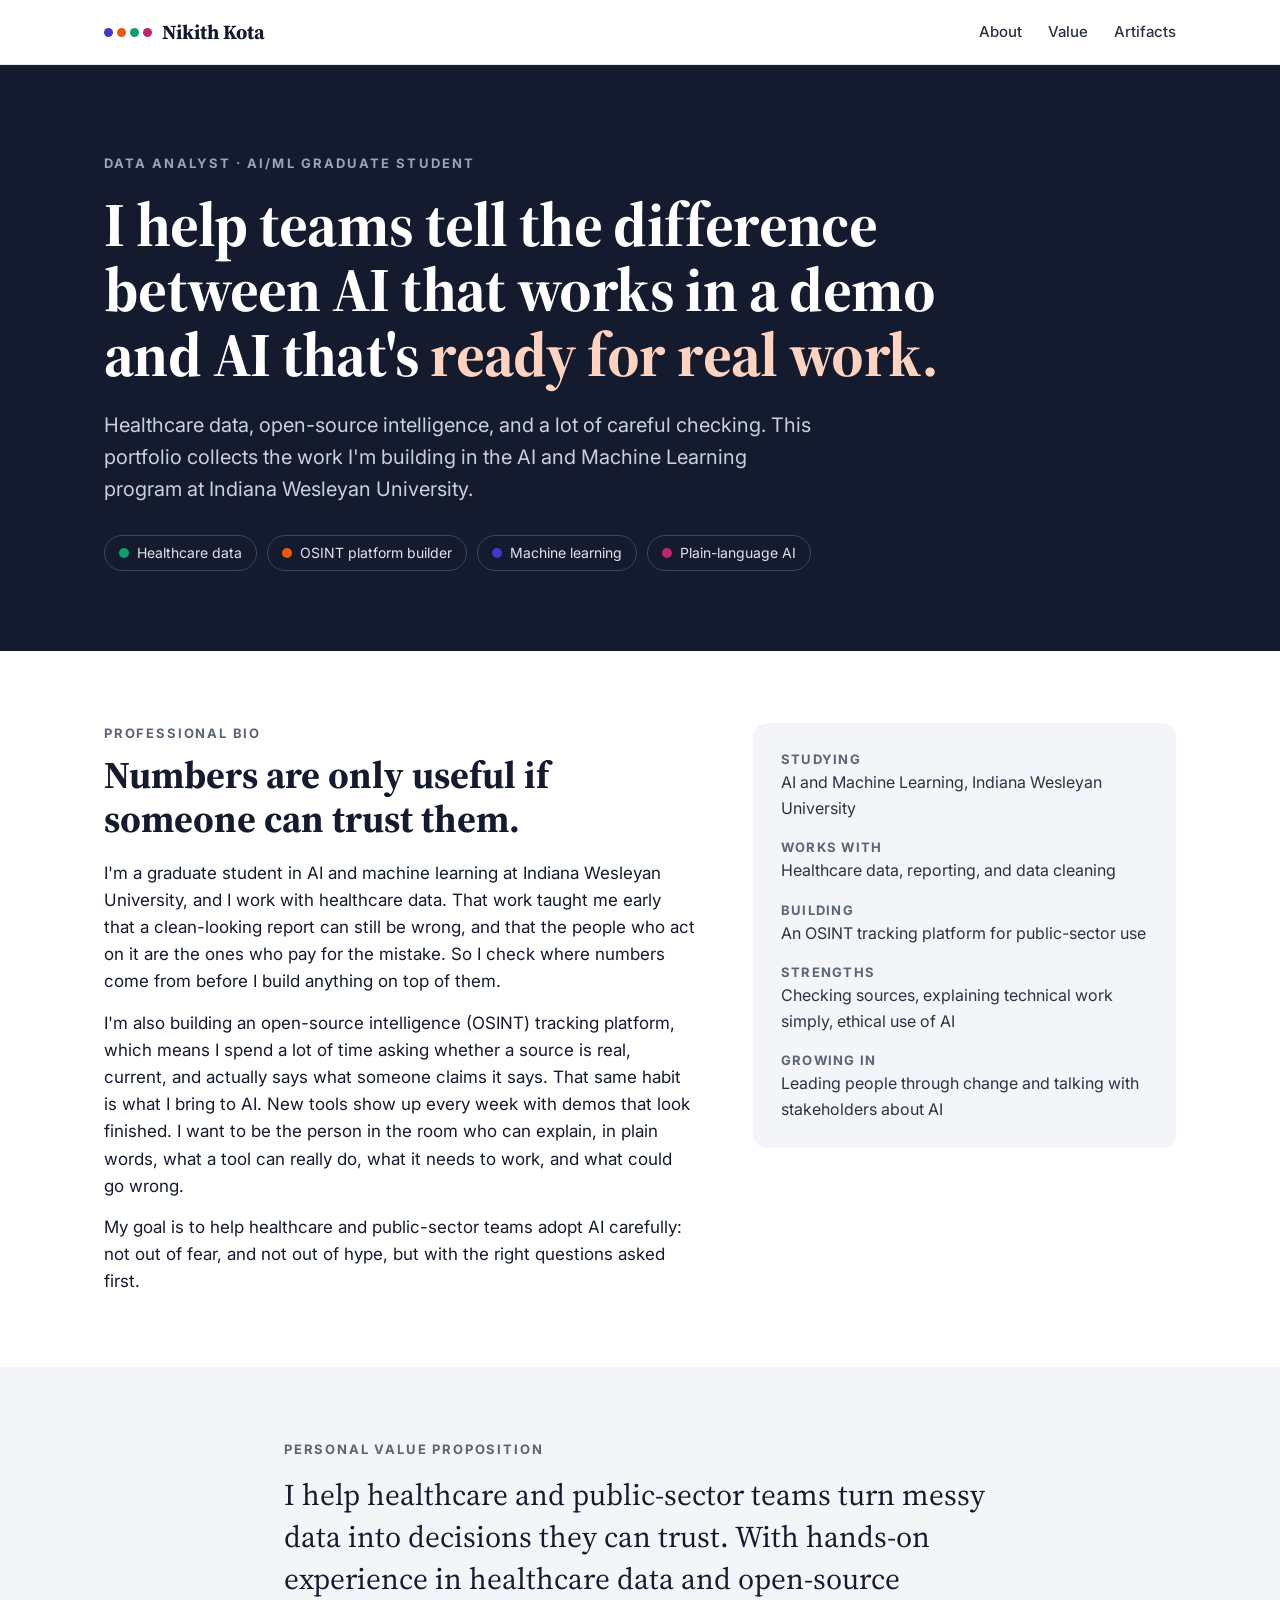
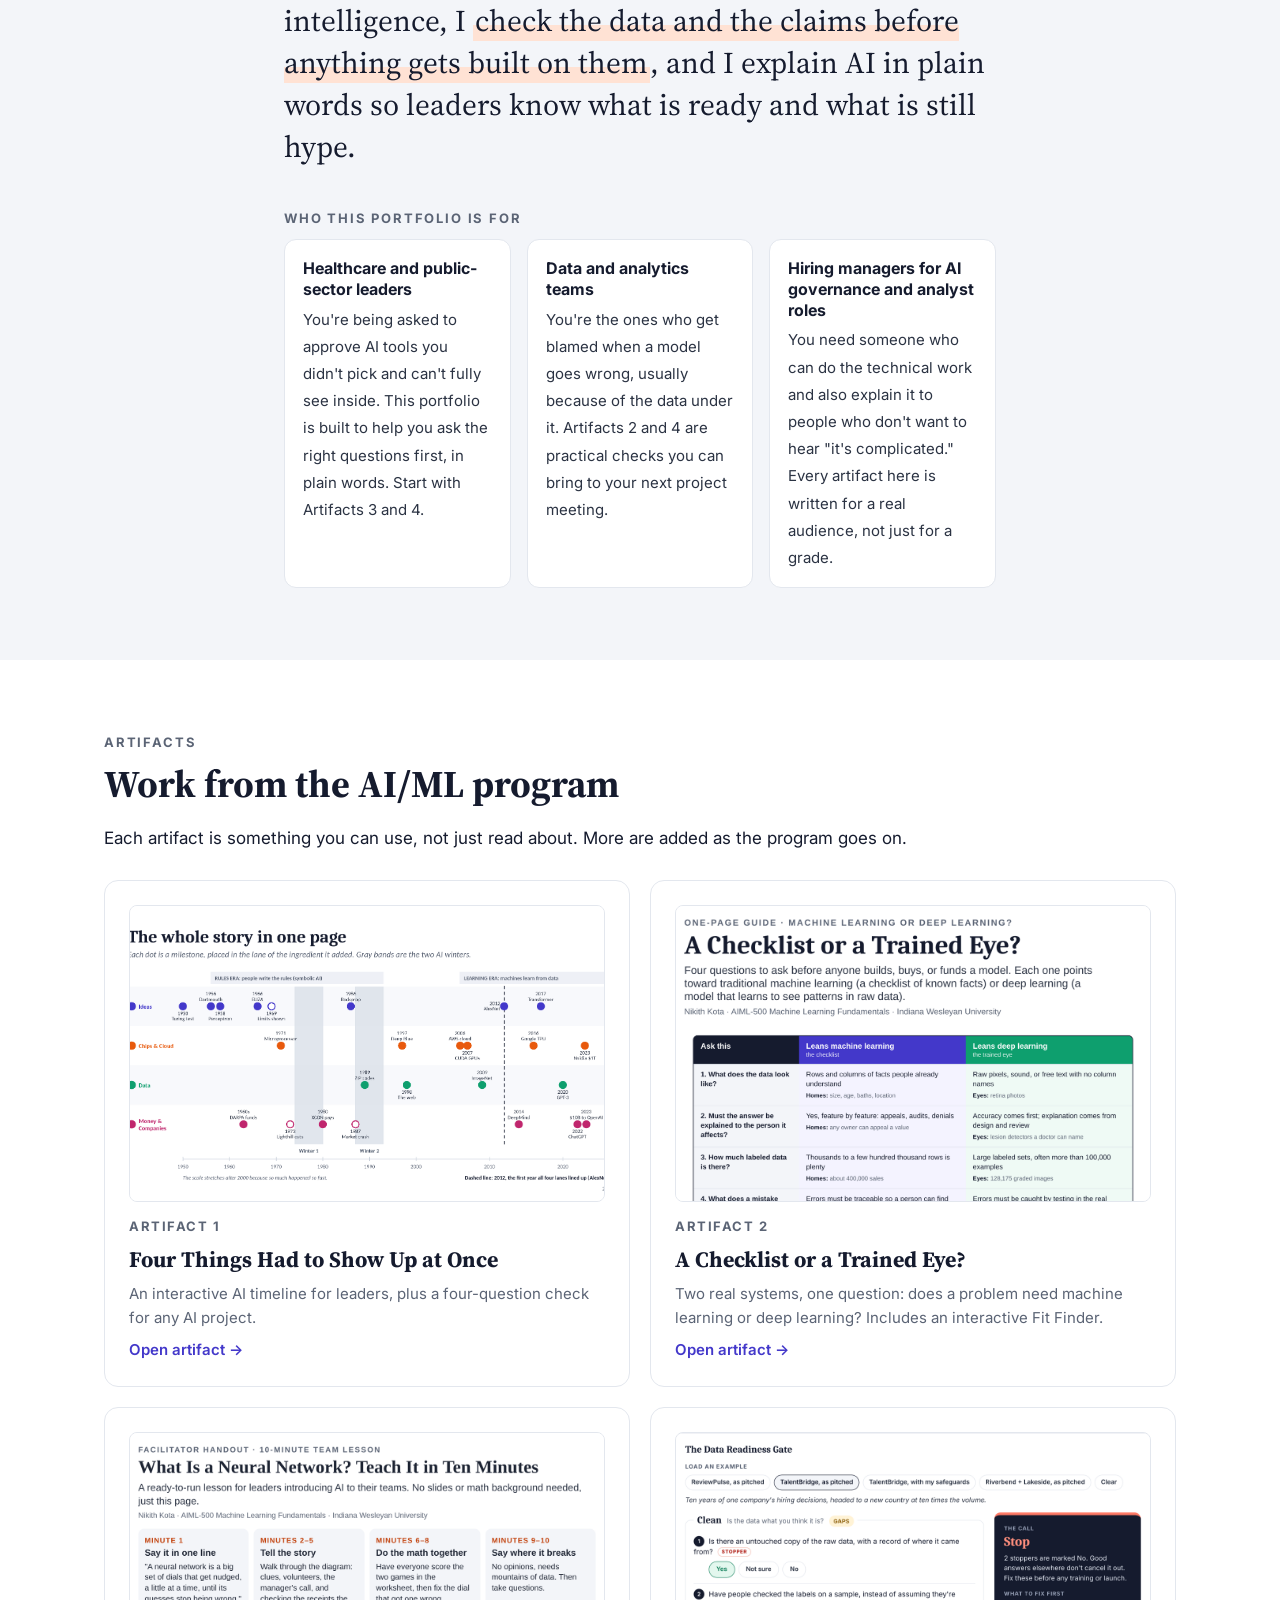
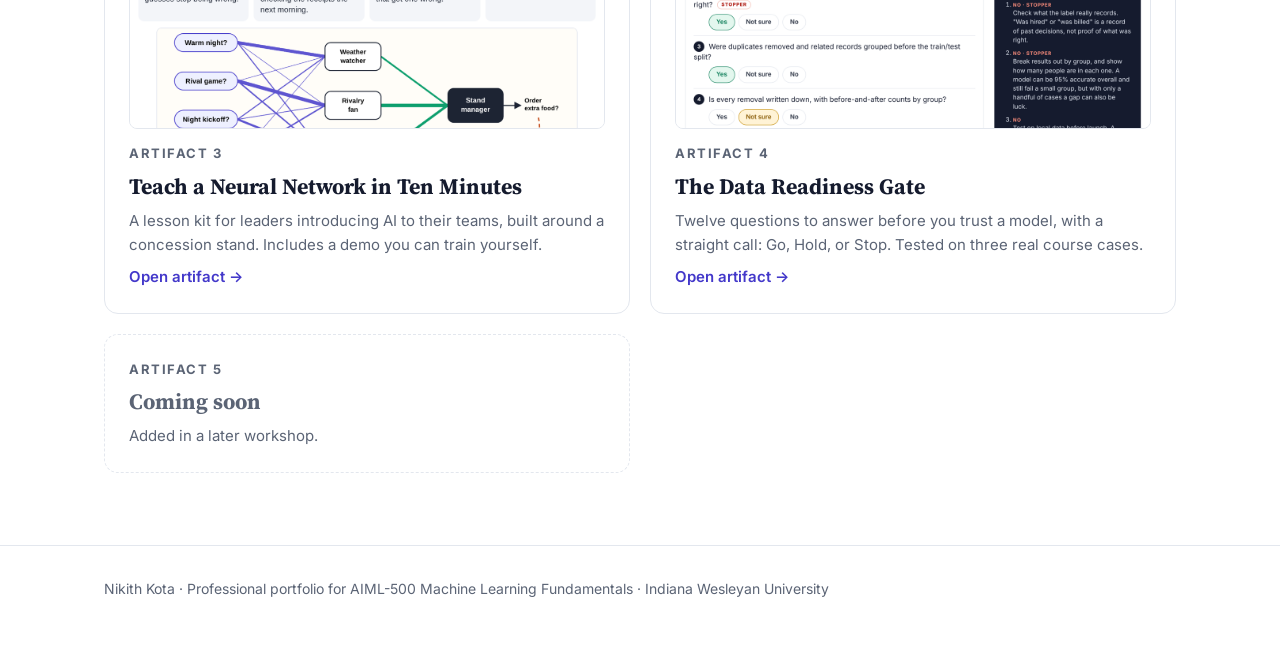
<file: index.html>
<!doctype html>
<html lang="en">
<head>
  <meta charset="utf-8">
  <meta name="viewport" content="width=device-width, initial-scale=1">
  <title>Nikith Kota | AI & Data Portfolio</title>
  <meta name="description" content="Professional portfolio of Nikith Kota, data analyst and AI/ML graduate student at Indiana Wesleyan University.">
  <link rel="preconnect" href="https://fonts.googleapis.com">
  <link rel="preconnect" href="https://fonts.gstatic.com" crossorigin>
  <link href="https://fonts.googleapis.com/css2?family=Inter:wght@400;500;600;700;800&family=Source+Serif+4:opsz,wght@8..60,600;8..60,700&display=swap" rel="stylesheet">
  <link rel="stylesheet" href="styles.css?v=3">
  <link rel="stylesheet" href="home.css?v=1">
</head>
<body>
  <nav class="nav" aria-label="Main">
    <div class="wrap">
      <a class="brand" href="index.html"><span class="dots" aria-hidden="true"><i style="background:var(--ideas)"></i><i style="background:var(--chips)"></i><i style="background:var(--data)"></i><i style="background:var(--money)"></i></span>Nikith Kota</a>
      <ul>
        <li><a href="#about">About</a></li>
        <li><a href="#value">Value</a></li>
        <li><a href="#artifacts">Artifacts</a></li>
      </ul>
    </div>
  </nav>

  <header class="hero">
    <div class="wrap">
      <p class="kicker">Data analyst · AI/ML graduate student</p>
      <h1>I help teams tell the difference between AI that works in a demo and AI that's <em>ready for real work.</em></h1>
      <p class="lead">Healthcare data, open-source intelligence, and a lot of careful checking. This portfolio collects the work I'm building in the AI and Machine Learning program at Indiana Wesleyan University.</p>
      <div class="chips">
        <span class="chip"><i style="background:var(--data)"></i>Healthcare data</span>
        <span class="chip"><i style="background:var(--chips)"></i>OSINT platform builder</span>
        <span class="chip"><i style="background:var(--ideas)"></i>Machine learning</span>
        <span class="chip"><i style="background:var(--money)"></i>Plain-language AI</span>
      </div>
    </div>
  </header>

  <main>
    <section id="about">
      <div class="wrap bio">
        <div>
          <p class="eyebrow">Professional bio</p>
          <h2>Numbers are only useful if someone can trust them.</h2>
          <p>I'm a graduate student in AI and machine learning at Indiana Wesleyan University, and I work with healthcare data. That work taught me early that a clean-looking report can still be wrong, and that the people who act on it are the ones who pay for the mistake. So I check where numbers come from before I build anything on top of them.</p>
          <p>I'm also building an open-source intelligence (OSINT) tracking platform, which means I spend a lot of time asking whether a source is real, current, and actually says what someone claims it says. That same habit is what I bring to AI. New tools show up every week with demos that look finished. I want to be the person in the room who can explain, in plain words, what a tool can really do, what it needs to work, and what could go wrong.</p>
          <p>My goal is to help healthcare and public-sector teams adopt AI carefully: not out of fear, and not out of hype, but with the right questions asked first.</p>
        </div>
        <dl class="facts">
          <dt>Studying</dt><dd>AI and Machine Learning, Indiana Wesleyan University</dd>
          <dt>Works with</dt><dd>Healthcare data, reporting, and data cleaning</dd>
          <dt>Building</dt><dd>An OSINT tracking platform for public-sector use</dd>
          <dt>Strengths</dt><dd>Checking sources, explaining technical work simply, ethical use of AI</dd>
          <dt>Growing in</dt><dd>Leading people through change and talking with stakeholders about AI</dd>
        </dl>
      </div>
    </section>

    <section id="value" class="alt">
      <div class="wrap narrow">
        <p class="eyebrow">Personal value proposition</p>
        <p class="vp">I help healthcare and public-sector teams turn messy data into decisions they can trust. With hands-on experience in healthcare data and open-source intelligence, I <mark>check the data and the claims before anything gets built on them</mark>, and I explain AI in plain words so leaders know what is ready and what is still hype.</p>
        <p class="eyebrow" style="margin-top:40px">Who this portfolio is for</p>
        <div class="aud">
          <div><b>Healthcare and public-sector leaders</b><span>You're being asked to approve AI tools you didn't pick and can't fully see inside. This portfolio is built to help you ask the right questions first, in plain words. Start with Artifacts 3 and 4.</span></div>
          <div><b>Data and analytics teams</b><span>You're the ones who get blamed when a model goes wrong, usually because of the data under it. Artifacts 2 and 4 are practical checks you can bring to your next project meeting.</span></div>
          <div><b>Hiring managers for AI governance and analyst roles</b><span>You need someone who can do the technical work and also explain it to people who don't want to hear "it's complicated." Every artifact here is written for a real audience, not just for a grade.</span></div>
        </div>
      </div>
    </section>

    <section id="artifacts">
      <div class="wrap">
        <p class="eyebrow">Artifacts</p>
        <h2>Work from the AI/ML program</h2>
        <p>Each artifact is something you can use, not just read about. More are added as the program goes on.</p>
        <div class="grid-art">
          <a class="art" href="artifact-1.html">
            <img src="assets/timeline-preview.png" alt="Preview of the four-lane AI timeline from 1950 to 2025">
            <span class="num">Artifact 1</span>
            <h3>Four Things Had to Show Up at Once</h3>
            <p>An interactive AI timeline for leaders, plus a four-question check for any AI project.</p>
            <span class="go">Open artifact →</span>
          </a>
          <a class="art" href="artifact-2.html">
            <img src="assets/ml-dl-preview.png" alt="Preview of the one-page guide comparing machine learning and deep learning">
            <span class="num">Artifact 2</span>
            <h3>A Checklist or a Trained Eye?</h3>
            <p>Two real systems, one question: does a problem need machine learning or deep learning? Includes an interactive Fit Finder.</p>
            <span class="go">Open artifact →</span>
          </a>
          <a class="art" href="artifact-3.html">
            <img src="assets/nn-lesson-preview.png" alt="Preview of the one-page lesson handout for teaching neural networks in ten minutes">
            <span class="num">Artifact 3</span>
            <h3>Teach a Neural Network in Ten Minutes</h3>
            <p>A lesson kit for leaders introducing AI to their teams, built around a concession stand. Includes a demo you can train yourself.</p>
            <span class="go">Open artifact →</span>
          </a>
          <a class="art" href="artifact-4.html">
            <img src="assets/data-gate-preview.png" alt="Preview of the Data Readiness Gate showing questions and a Stop verdict">
            <span class="num">Artifact 4</span>
            <h3>The Data Readiness Gate</h3>
            <p>Twelve questions to answer before you trust a model, with a straight call: Go, Hold, or Stop. Tested on three real course cases.</p>
            <span class="go">Open artifact →</span>
          </a>
          <div class="art soon"><span class="num">Artifact 5</span><h3>Coming soon</h3><p>Added in a later workshop.</p></div>
        </div>
      </div>
    </section>
  </main>

  <footer>
    <div class="wrap">Nikith Kota · Professional portfolio for AIML-500 Machine Learning Fundamentals · Indiana Wesleyan University</div>
  </footer>
</body>
</html>
</file>
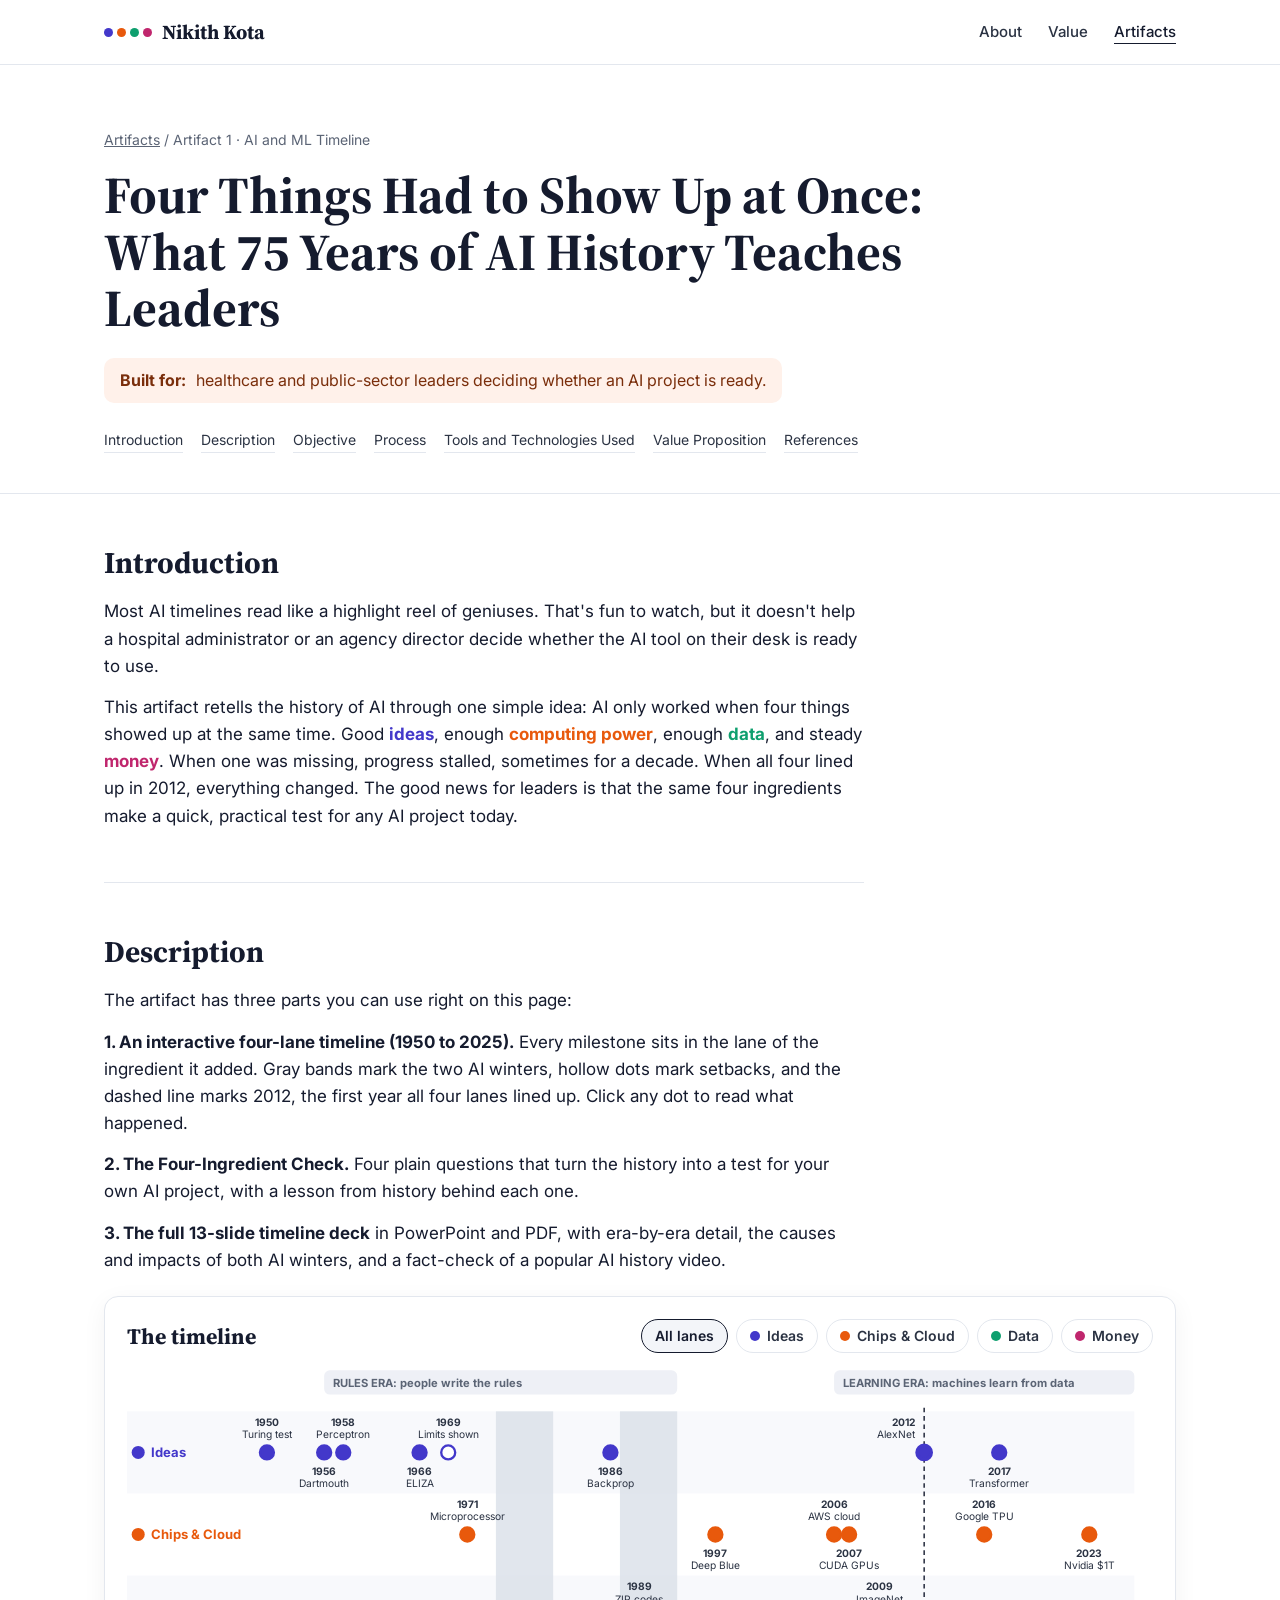
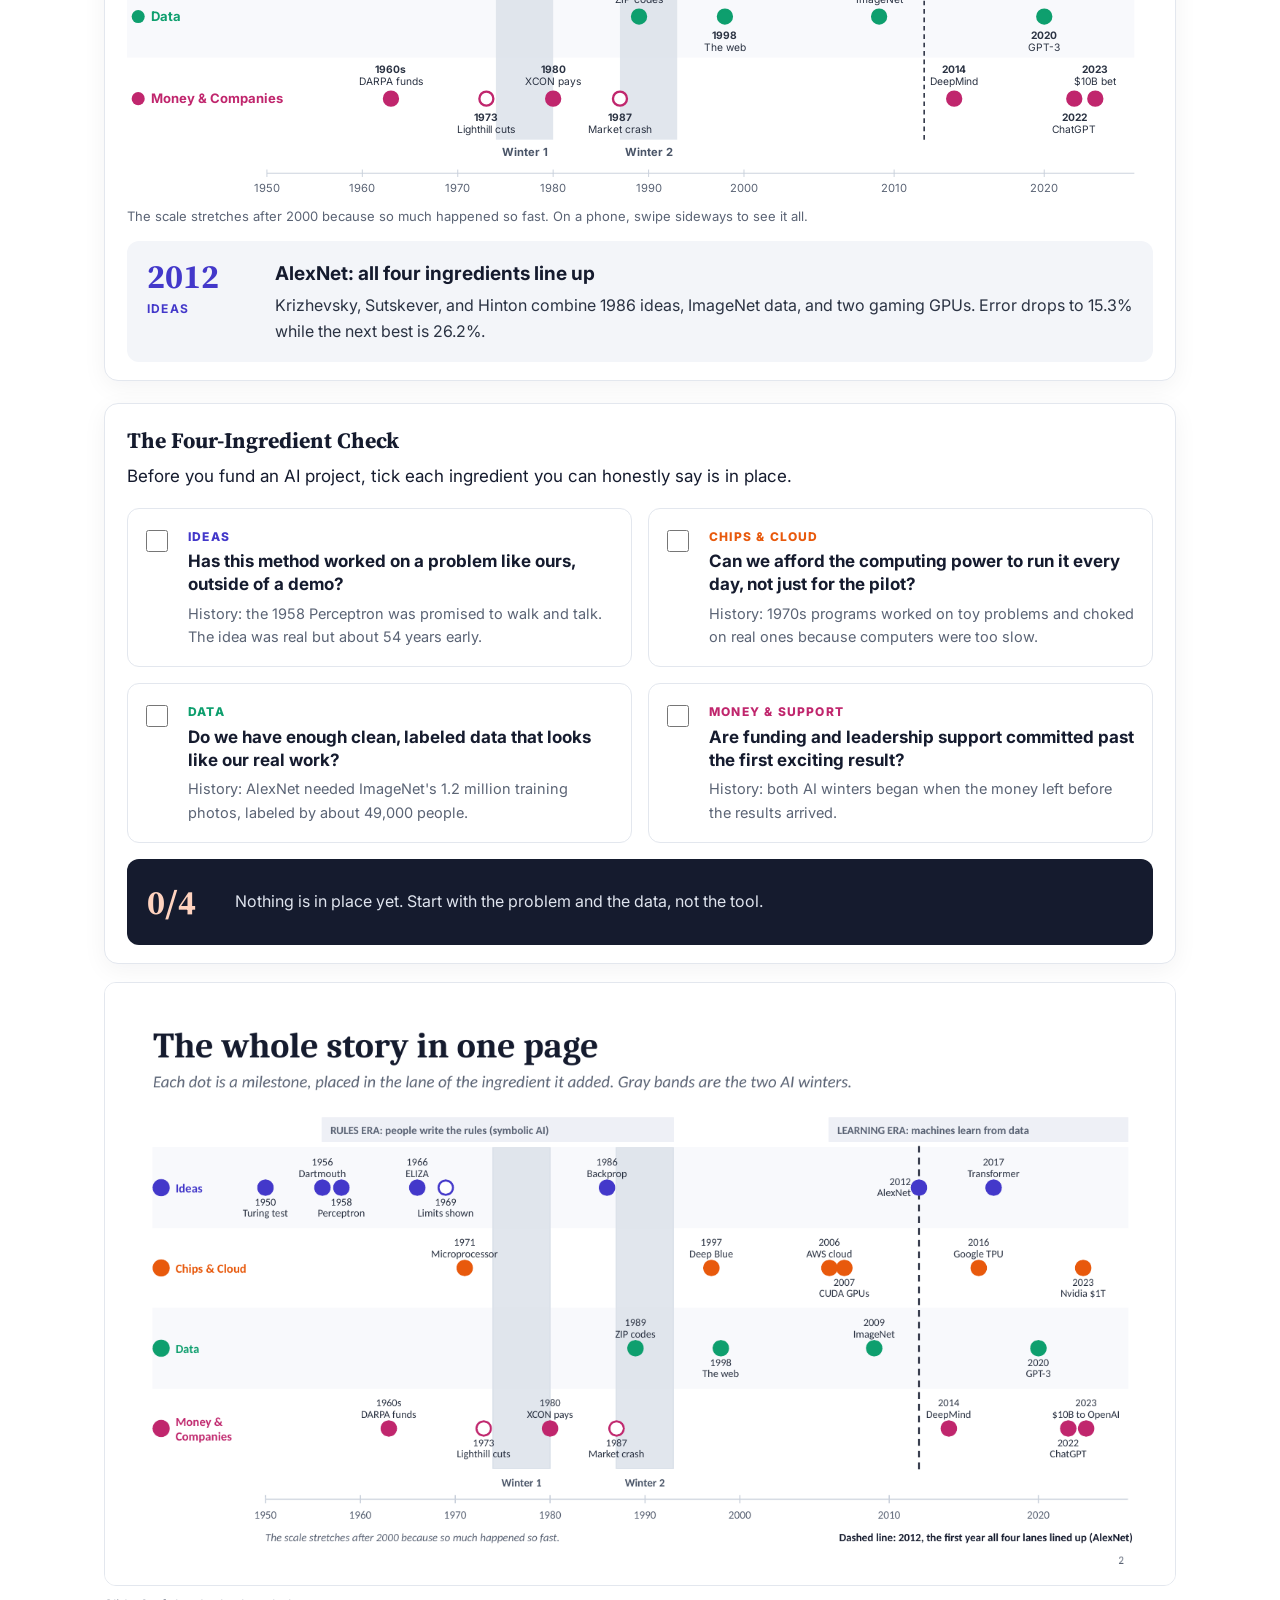
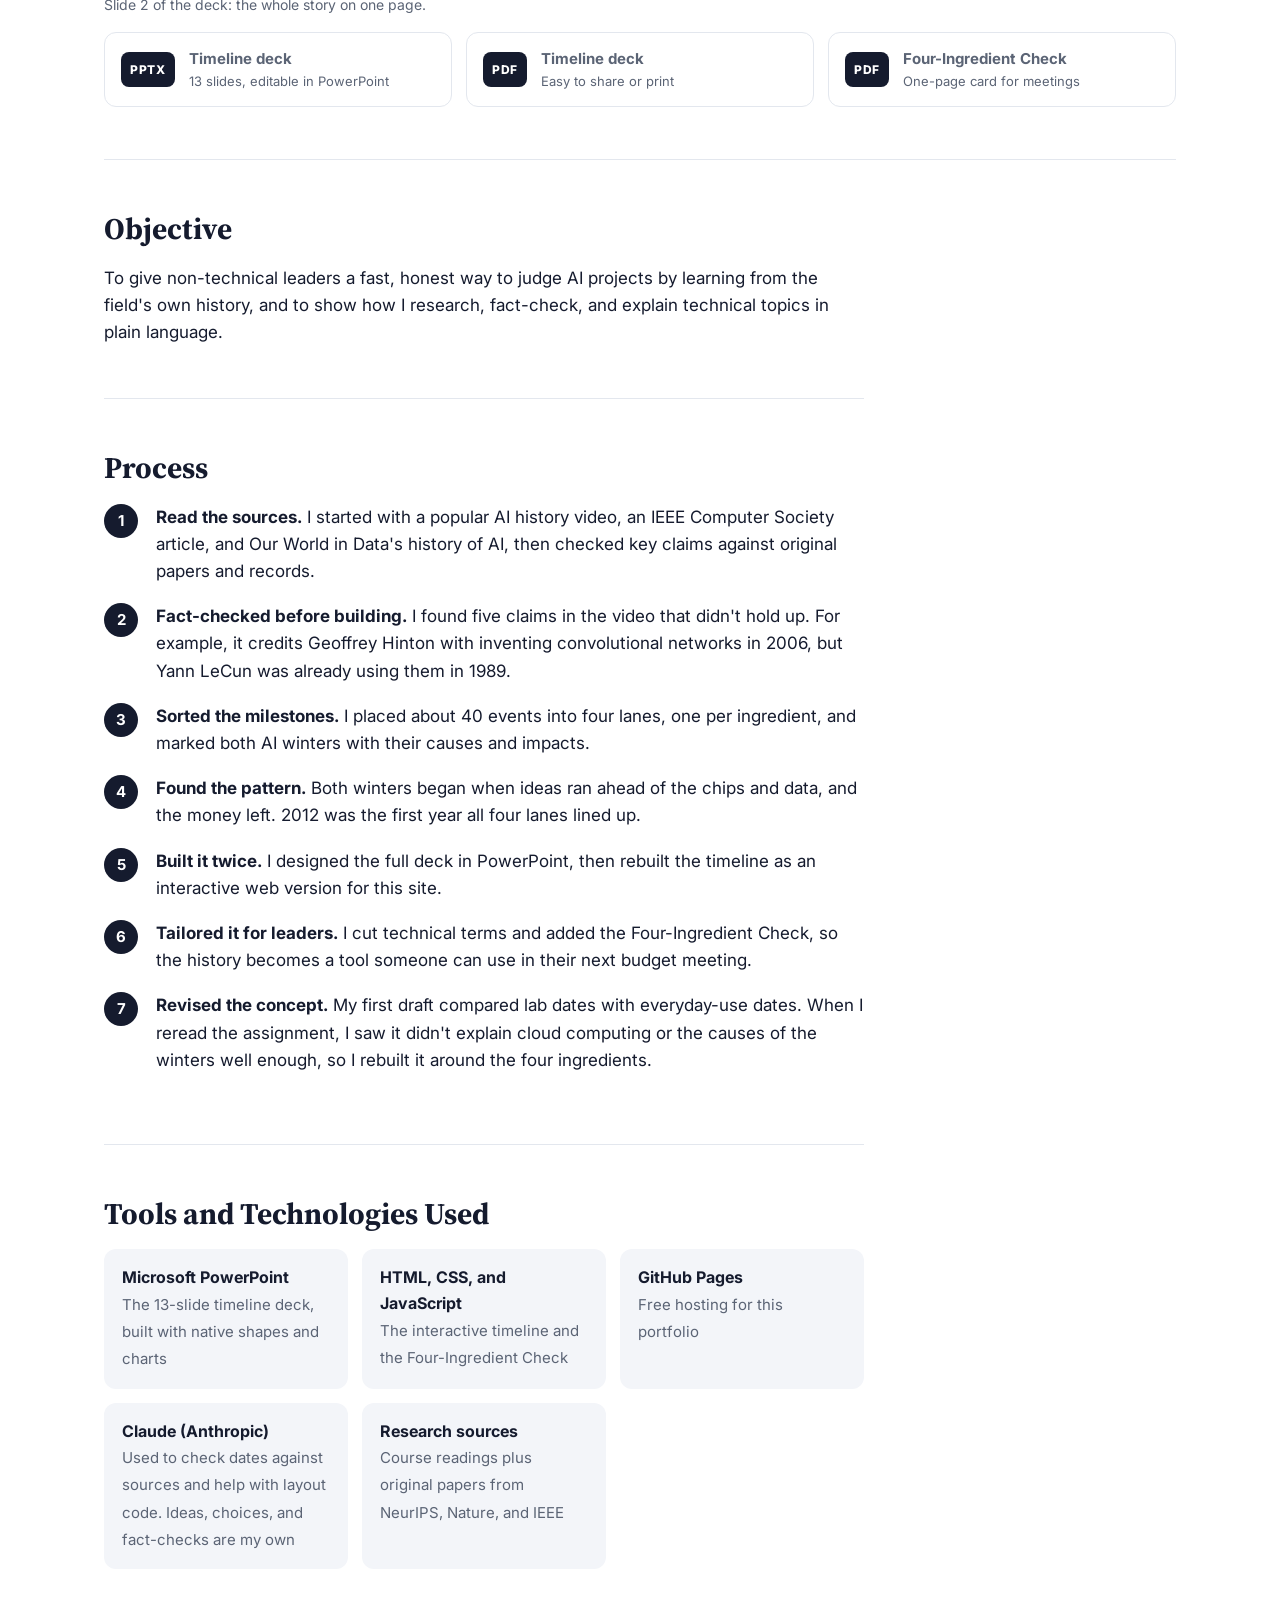
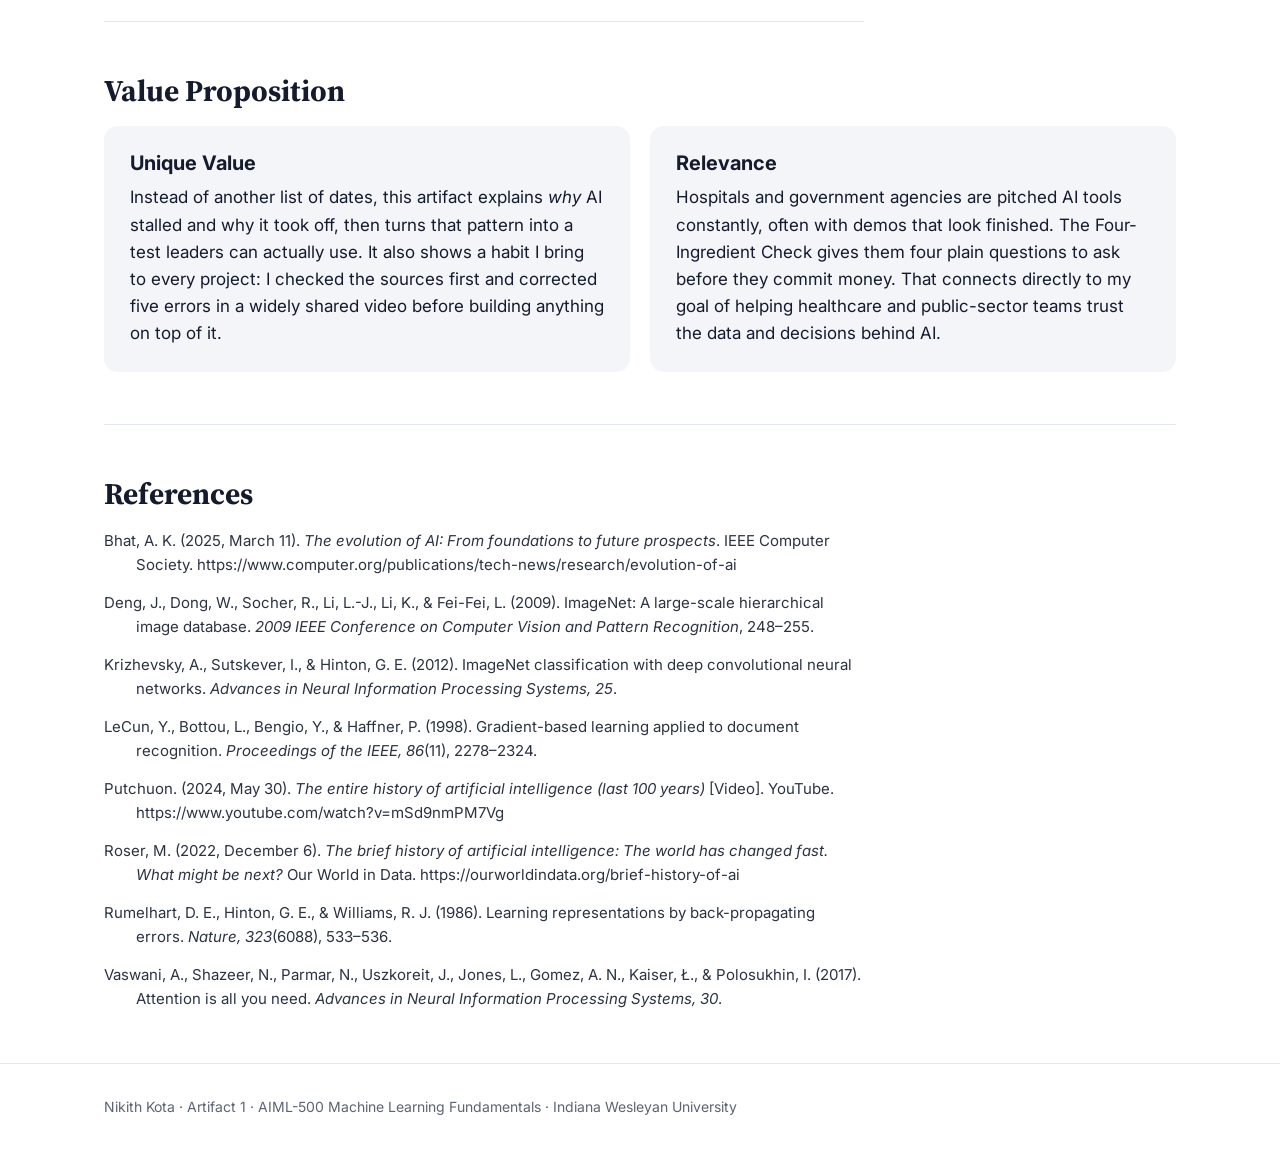
<file: artifact-1.html>
<!doctype html>
<html lang="en">
<head>
  <meta charset="utf-8">
  <meta name="viewport" content="width=device-width, initial-scale=1">
  <title>Artifact 1: Four Things Had to Show Up at Once | Nikith Kota</title>
  <meta name="description" content="An interactive history of AI for healthcare and public-sector leaders, with a four-question readiness check for any AI project.">
  <link rel="preconnect" href="https://fonts.googleapis.com">
  <link rel="preconnect" href="https://fonts.gstatic.com" crossorigin>
  <link href="https://fonts.googleapis.com/css2?family=Inter:wght@400;500;600;700;800&family=Source+Serif+4:opsz,wght@8..60,600;8..60,700&display=swap" rel="stylesheet">
  <link rel="stylesheet" href="styles.css?v=3">
</head>
<body>
  <nav class="nav" aria-label="Main">
    <div class="wrap">
      <a class="brand" href="index.html"><span class="dots" aria-hidden="true"><i style="background:var(--ideas)"></i><i style="background:var(--chips)"></i><i style="background:var(--data)"></i><i style="background:var(--money)"></i></span>Nikith Kota</a>
      <ul>
        <li><a href="index.html#about">About</a></li>
        <li><a href="index.html#value">Value</a></li>
        <li><a href="index.html#artifacts" aria-current="page">Artifacts</a></li>
      </ul>
    </div>
  </nav>

  <header class="art-hero">
    <div class="wrap">
      <p class="crumb"><a href="index.html#artifacts">Artifacts</a> / Artifact 1 · AI and ML Timeline</p>
      <h1>Four Things Had to Show Up at Once: What 75 Years of AI History Teaches Leaders</h1>
      <p class="audience"><b>Built for:</b> healthcare and public-sector leaders deciding whether an AI project is ready.</p>
      <nav class="toc" aria-label="On this page">
        <a href="#introduction">Introduction</a><a href="#description">Description</a><a href="#objective">Objective</a><a href="#process">Process</a><a href="#tools">Tools and Technologies Used</a><a href="#value">Value Proposition</a><a href="#references">References</a>
      </nav>
    </div>
  </header>

  <main class="wrap">
    <section class="tsec narrow" id="introduction">
      <h2>Introduction</h2>
      <p>Most AI timelines read like a highlight reel of geniuses. That's fun to watch, but it doesn't help a hospital administrator or an agency director decide whether the AI tool on their desk is ready to use.</p>
      <p>This artifact retells the history of AI through one simple idea: AI only worked when four things showed up at the same time. Good <b style="color:var(--ideas)">ideas</b>, enough <b style="color:var(--chips)">computing power</b>, enough <b style="color:var(--data)">data</b>, and steady <b style="color:var(--money)">money</b>. When one was missing, progress stalled, sometimes for a decade. When all four lined up in 2012, everything changed. The good news for leaders is that the same four ingredients make a quick, practical test for any AI project today.</p>
    </section>

    <section class="tsec" id="description">
      <div class="narrow">
        <h2>Description</h2>
        <p>The artifact has three parts you can use right on this page:</p>
        <p><b>1. An interactive four-lane timeline (1950 to 2025).</b> Every milestone sits in the lane of the ingredient it added. Gray bands mark the two AI winters, hollow dots mark setbacks, and the dashed line marks 2012, the first year all four lanes lined up. Click any dot to read what happened.</p>
        <p><b>2. The Four-Ingredient Check.</b> Four plain questions that turn the history into a test for your own AI project, with a lesson from history behind each one.</p>
        <p><b>3. The full 13-slide timeline deck</b> in PowerPoint and PDF, with era-by-era detail, the causes and impacts of both AI winters, and a fact-check of a popular AI history video.</p>
      </div>

      <div class="panel">
        <div class="panel-head">
          <h3>The timeline</h3>
          <div class="filters" role="group" aria-label="Show lane">
            <button data-lane="all" aria-pressed="true">All lanes</button>
            <button data-lane="ideas" aria-pressed="false"><i style="background:var(--ideas)"></i>Ideas</button>
            <button data-lane="chips" aria-pressed="false"><i style="background:var(--chips)"></i>Chips &amp; Cloud</button>
            <button data-lane="data" aria-pressed="false"><i style="background:var(--data)"></i>Data</button>
            <button data-lane="money" aria-pressed="false"><i style="background:var(--money)"></i>Money</button>
          </div>
        </div>
        <div class="scroller"><svg id="tl" role="img" aria-label="Four-lane timeline of AI milestones from 1950 to 2025"></svg></div>
        <p class="hint">The scale stretches after 2000 because so much happened so fast. On a phone, swipe sideways to see it all.</p>
        <div class="detail" id="detail" aria-live="polite"></div>
      </div>

      <div class="panel" id="check">
        <div class="panel-head"><h3>The Four-Ingredient Check</h3></div>
        <p>Before you fund an AI project, tick each ingredient you can honestly say is in place.</p>
        <div class="check">
          <label class="q"><input type="checkbox"><span><span class="tag" style="color:var(--ideas)">Ideas</span><span class="ask">Has this method worked on a problem like ours, outside of a demo?</span><span class="hist">History: the 1958 Perceptron was promised to walk and talk. The idea was real but about 54 years early.</span></span></label>
          <label class="q"><input type="checkbox"><span><span class="tag" style="color:var(--chips)">Chips &amp; Cloud</span><span class="ask">Can we afford the computing power to run it every day, not just for the pilot?</span><span class="hist">History: 1970s programs worked on toy problems and choked on real ones because computers were too slow.</span></span></label>
          <label class="q"><input type="checkbox"><span><span class="tag" style="color:var(--data)">Data</span><span class="ask">Do we have enough clean, labeled data that looks like our real work?</span><span class="hist">History: AlexNet needed ImageNet's 1.2 million training photos, labeled by about 49,000 people.</span></span></label>
          <label class="q"><input type="checkbox"><span><span class="tag" style="color:var(--money)">Money &amp; Support</span><span class="ask">Are funding and leadership support committed past the first exciting result?</span><span class="hist">History: both AI winters began when the money left before the results arrived.</span></span></label>
        </div>
        <div class="verdict" aria-live="polite"><span class="score" id="verdict-score">0/4</span><p id="verdict-text"></p></div>
      </div>

      <figure>
        <img class="slide-img" src="assets/timeline-preview.png" alt="Slide from the deck showing the four-lane timeline, AI winters, and the 2012 convergence line">
        <figcaption>Slide 2 of the deck: the whole story on one page.</figcaption>
      </figure>
      <div class="downloads">
        <a class="dl" href="assets/Nikith_Kota_AI_Timeline.pptx" download><span class="ext">PPTX</span><span><b>Timeline deck</b><span>13 slides, editable in PowerPoint</span></span></a>
        <a class="dl" href="assets/Nikith_Kota_AI_Timeline.pdf" download><span class="ext">PDF</span><span><b>Timeline deck</b><span>Easy to share or print</span></span></a>
        <a class="dl" href="assets/Four_Ingredient_Check.pdf" download><span class="ext">PDF</span><span><b>Four-Ingredient Check</b><span>One-page card for meetings</span></span></a>
      </div>
    </section>

    <section class="tsec narrow" id="objective">
      <h2>Objective</h2>
      <p>To give non-technical leaders a fast, honest way to judge AI projects by learning from the field's own history, and to show how I research, fact-check, and explain technical topics in plain language.</p>
    </section>

    <section class="tsec narrow" id="process">
      <h2>Process</h2>
      <ol class="steps">
        <li><b>Read the sources.</b> I started with a popular AI history video, an IEEE Computer Society article, and Our World in Data's history of AI, then checked key claims against original papers and records.</li>
        <li><b>Fact-checked before building.</b> I found five claims in the video that didn't hold up. For example, it credits Geoffrey Hinton with inventing convolutional networks in 2006, but Yann LeCun was already using them in 1989.</li>
        <li><b>Sorted the milestones.</b> I placed about 40 events into four lanes, one per ingredient, and marked both AI winters with their causes and impacts.</li>
        <li><b>Found the pattern.</b> Both winters began when ideas ran ahead of the chips and data, and the money left. 2012 was the first year all four lanes lined up.</li>
        <li><b>Built it twice.</b> I designed the full deck in PowerPoint, then rebuilt the timeline as an interactive web version for this site.</li>
        <li><b>Tailored it for leaders.</b> I cut technical terms and added the Four-Ingredient Check, so the history becomes a tool someone can use in their next budget meeting.</li>
        <li><b>Revised the concept.</b> My first draft compared lab dates with everyday-use dates. When I reread the assignment, I saw it didn't explain cloud computing or the causes of the winters well enough, so I rebuilt it around the four ingredients.</li>
      </ol>
    </section>

    <section class="tsec narrow" id="tools">
      <h2>Tools and Technologies Used</h2>
      <div class="tools">
        <div class="tool"><b>Microsoft PowerPoint</b><span>The 13-slide timeline deck, built with native shapes and charts</span></div>
        <div class="tool"><b>HTML, CSS, and JavaScript</b><span>The interactive timeline and the Four-Ingredient Check</span></div>
        <div class="tool"><b>GitHub Pages</b><span>Free hosting for this portfolio</span></div>
        <div class="tool"><b>Claude (Anthropic)</b><span>Used to check dates against sources and help with layout code. Ideas, choices, and fact-checks are my own</span></div>
        <div class="tool"><b>Research sources</b><span>Course readings plus original papers from NeurIPS, Nature, and IEEE</span></div>
      </div>
    </section>

    <section class="tsec" id="value">
      <div class="narrow"><h2>Value Proposition</h2></div>
      <div class="vp-split">
        <div class="vp-box">
          <h3>Unique Value</h3>
          <p>Instead of another list of dates, this artifact explains <i>why</i> AI stalled and why it took off, then turns that pattern into a test leaders can actually use. It also shows a habit I bring to every project: I checked the sources first and corrected five errors in a widely shared video before building anything on top of it.</p>
        </div>
        <div class="vp-box">
          <h3>Relevance</h3>
          <p>Hospitals and government agencies are pitched AI tools constantly, often with demos that look finished. The Four-Ingredient Check gives them four plain questions to ask before they commit money. That connects directly to my goal of helping healthcare and public-sector teams trust the data and decisions behind AI.</p>
        </div>
      </div>
    </section>

    <section class="tsec narrow refs" id="references">
      <h2>References</h2>
      <p>Bhat, A. K. (2025, March 11). <i>The evolution of AI: From foundations to future prospects</i>. IEEE Computer Society. https://www.computer.org/publications/tech-news/research/evolution-of-ai</p>
      <p>Deng, J., Dong, W., Socher, R., Li, L.-J., Li, K., &amp; Fei-Fei, L. (2009). ImageNet: A large-scale hierarchical image database. <i>2009 IEEE Conference on Computer Vision and Pattern Recognition</i>, 248–255.</p>
      <p>Krizhevsky, A., Sutskever, I., &amp; Hinton, G. E. (2012). ImageNet classification with deep convolutional neural networks. <i>Advances in Neural Information Processing Systems, 25</i>.</p>
      <p>LeCun, Y., Bottou, L., Bengio, Y., &amp; Haffner, P. (1998). Gradient-based learning applied to document recognition. <i>Proceedings of the IEEE, 86</i>(11), 2278–2324.</p>
      <p>Putchuon. (2024, May 30). <i>The entire history of artificial intelligence (last 100 years)</i> [Video]. YouTube. https://www.youtube.com/watch?v=mSd9nmPM7Vg</p>
      <p>Roser, M. (2022, December 6). <i>The brief history of artificial intelligence: The world has changed fast. What might be next?</i> Our World in Data. https://ourworldindata.org/brief-history-of-ai</p>
      <p>Rumelhart, D. E., Hinton, G. E., &amp; Williams, R. J. (1986). Learning representations by back-propagating errors. <i>Nature, 323</i>(6088), 533–536.</p>
      <p>Vaswani, A., Shazeer, N., Parmar, N., Uszkoreit, J., Jones, L., Gomez, A. N., Kaiser, Ł., &amp; Polosukhin, I. (2017). Attention is all you need. <i>Advances in Neural Information Processing Systems, 30</i>.</p>
    </section>
  </main>

  <footer>
    <div class="wrap">Nikith Kota · Artifact 1 · AIML-500 Machine Learning Fundamentals · Indiana Wesleyan University</div>
  </footer>
  <script src="timeline.js"></script>
</body>
</html>
</file>
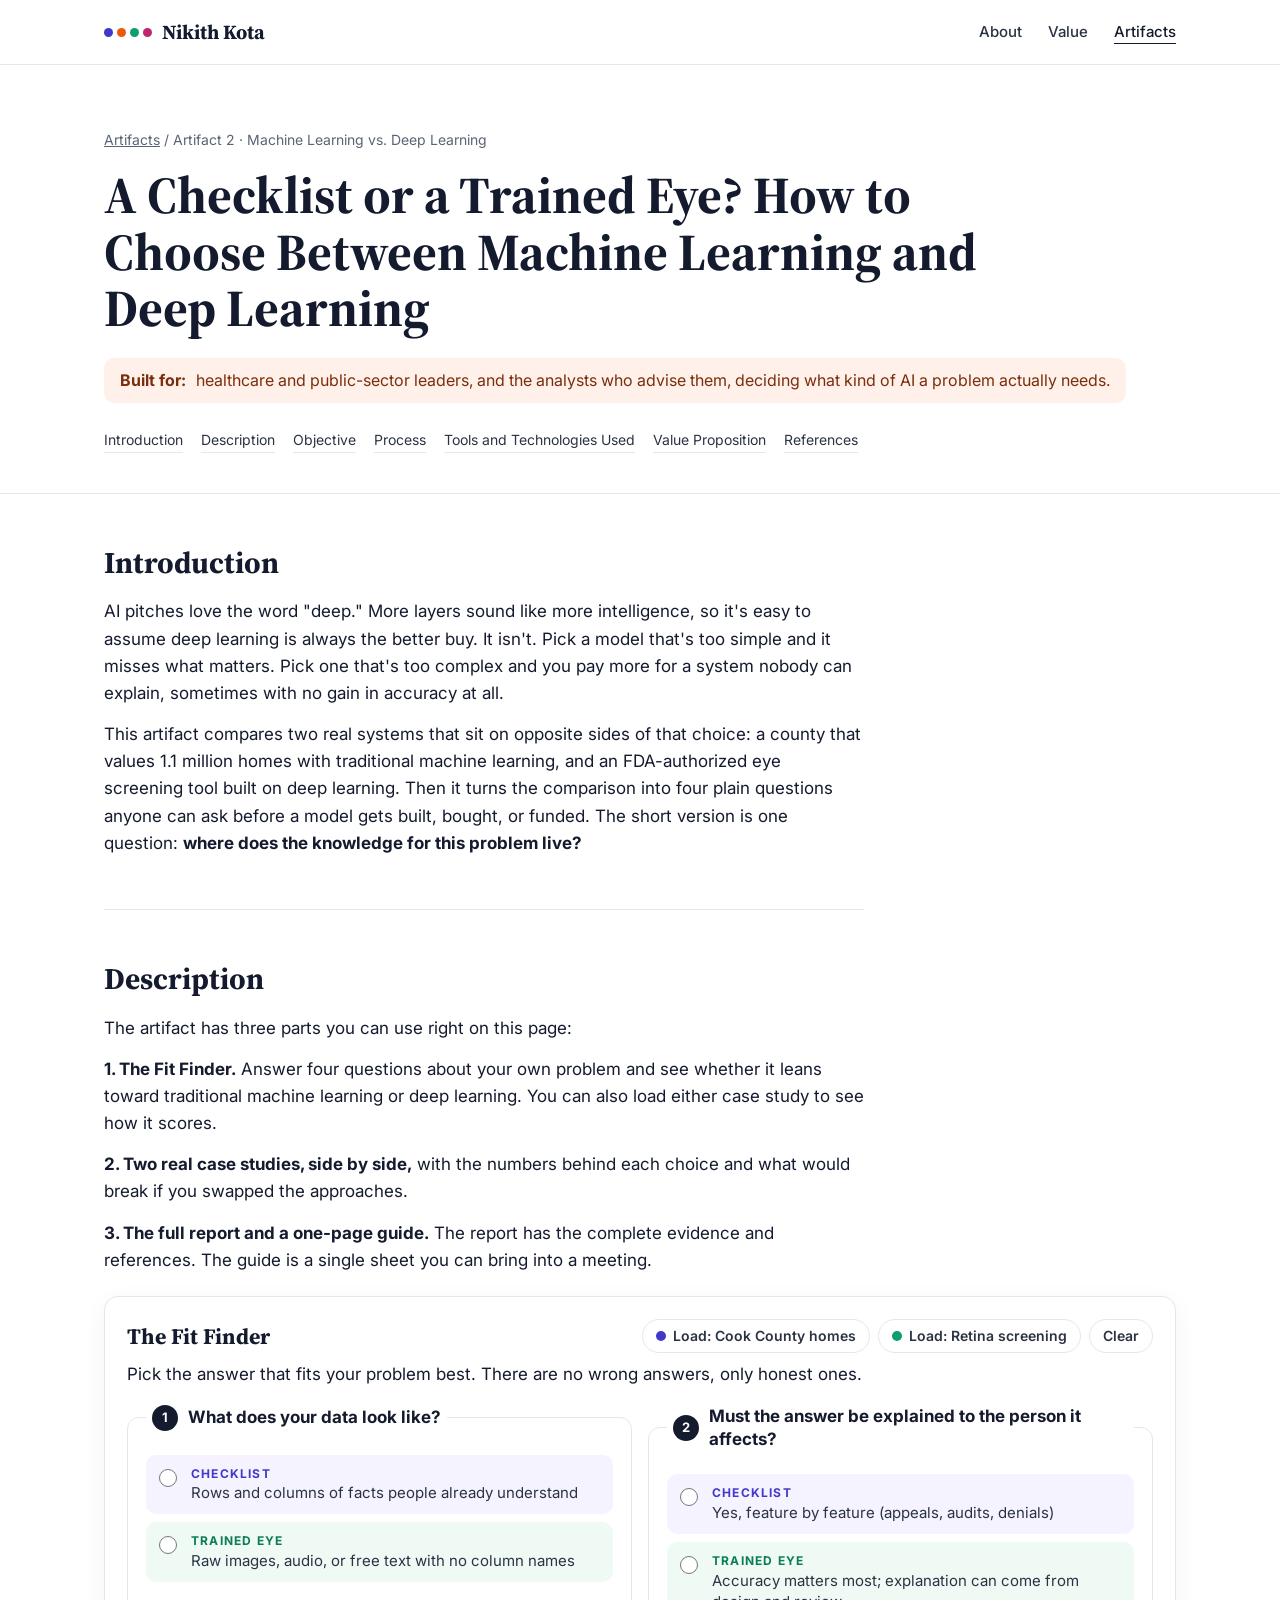
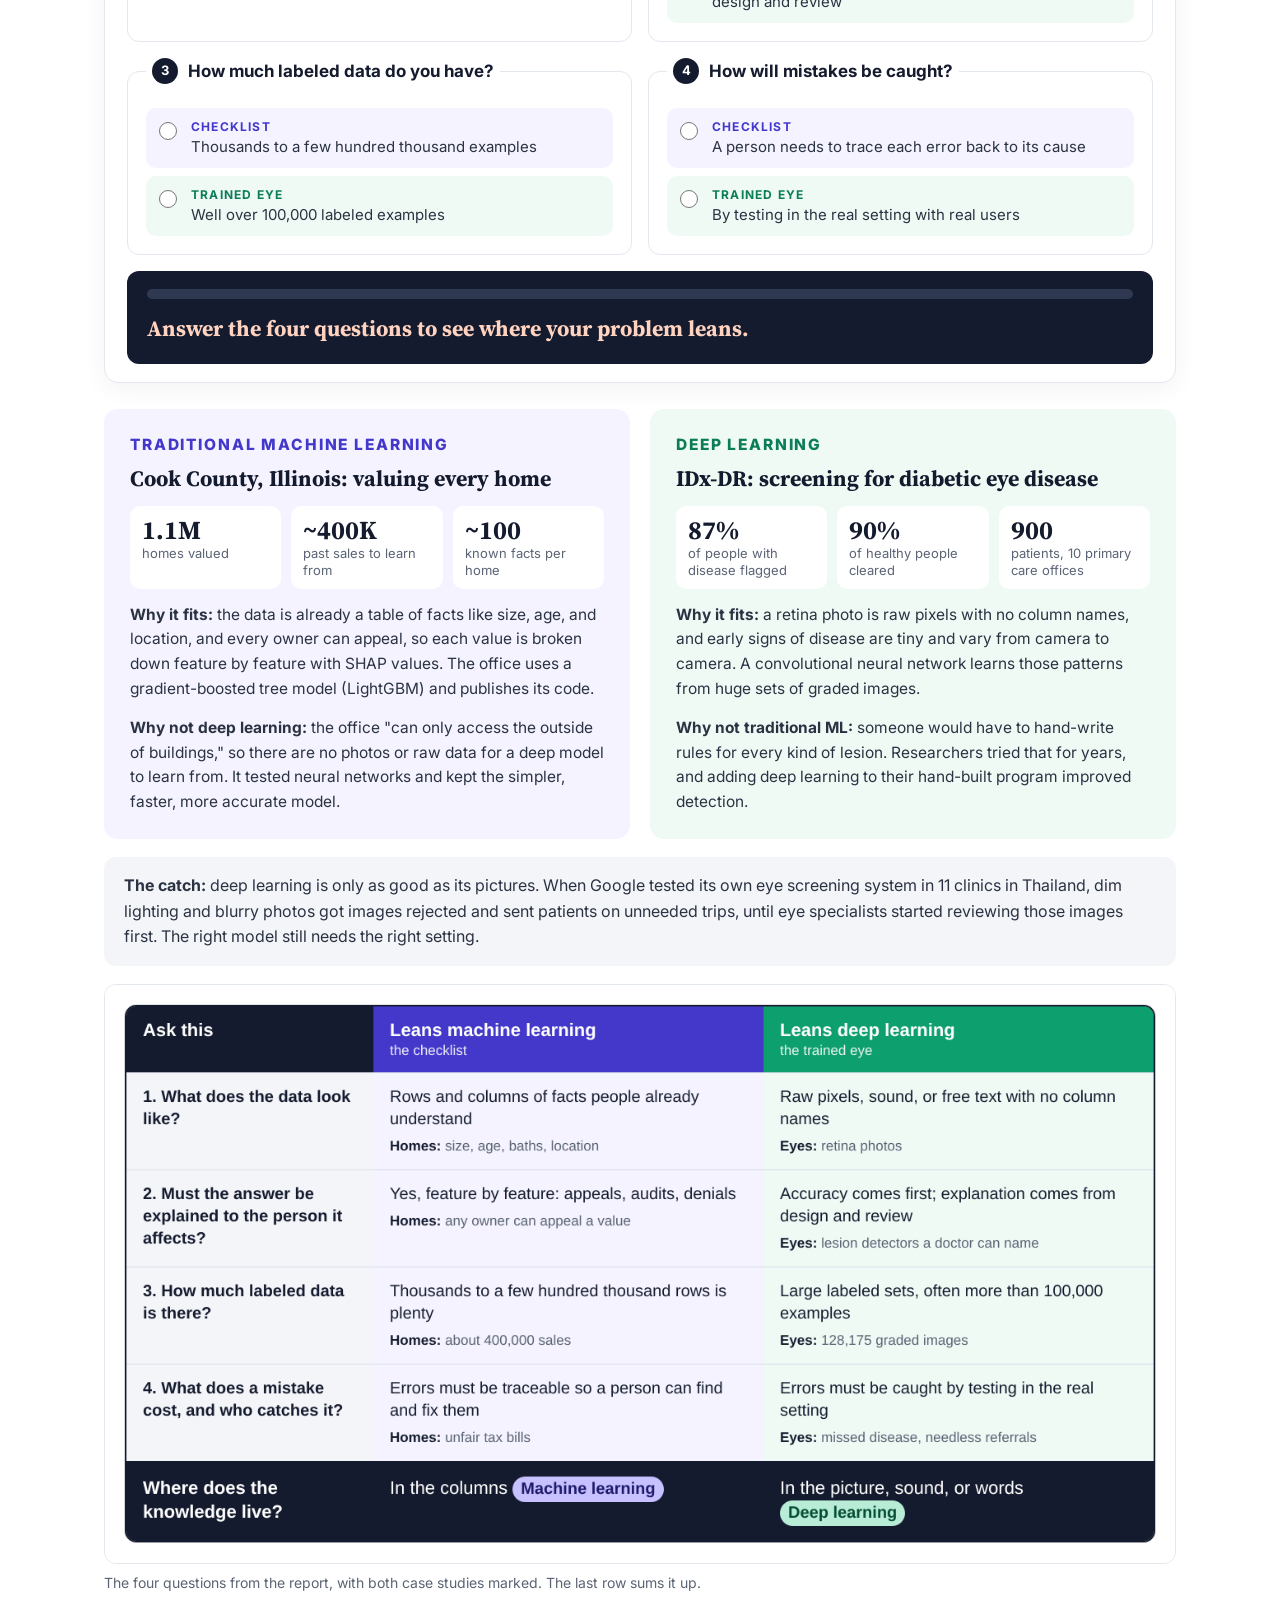
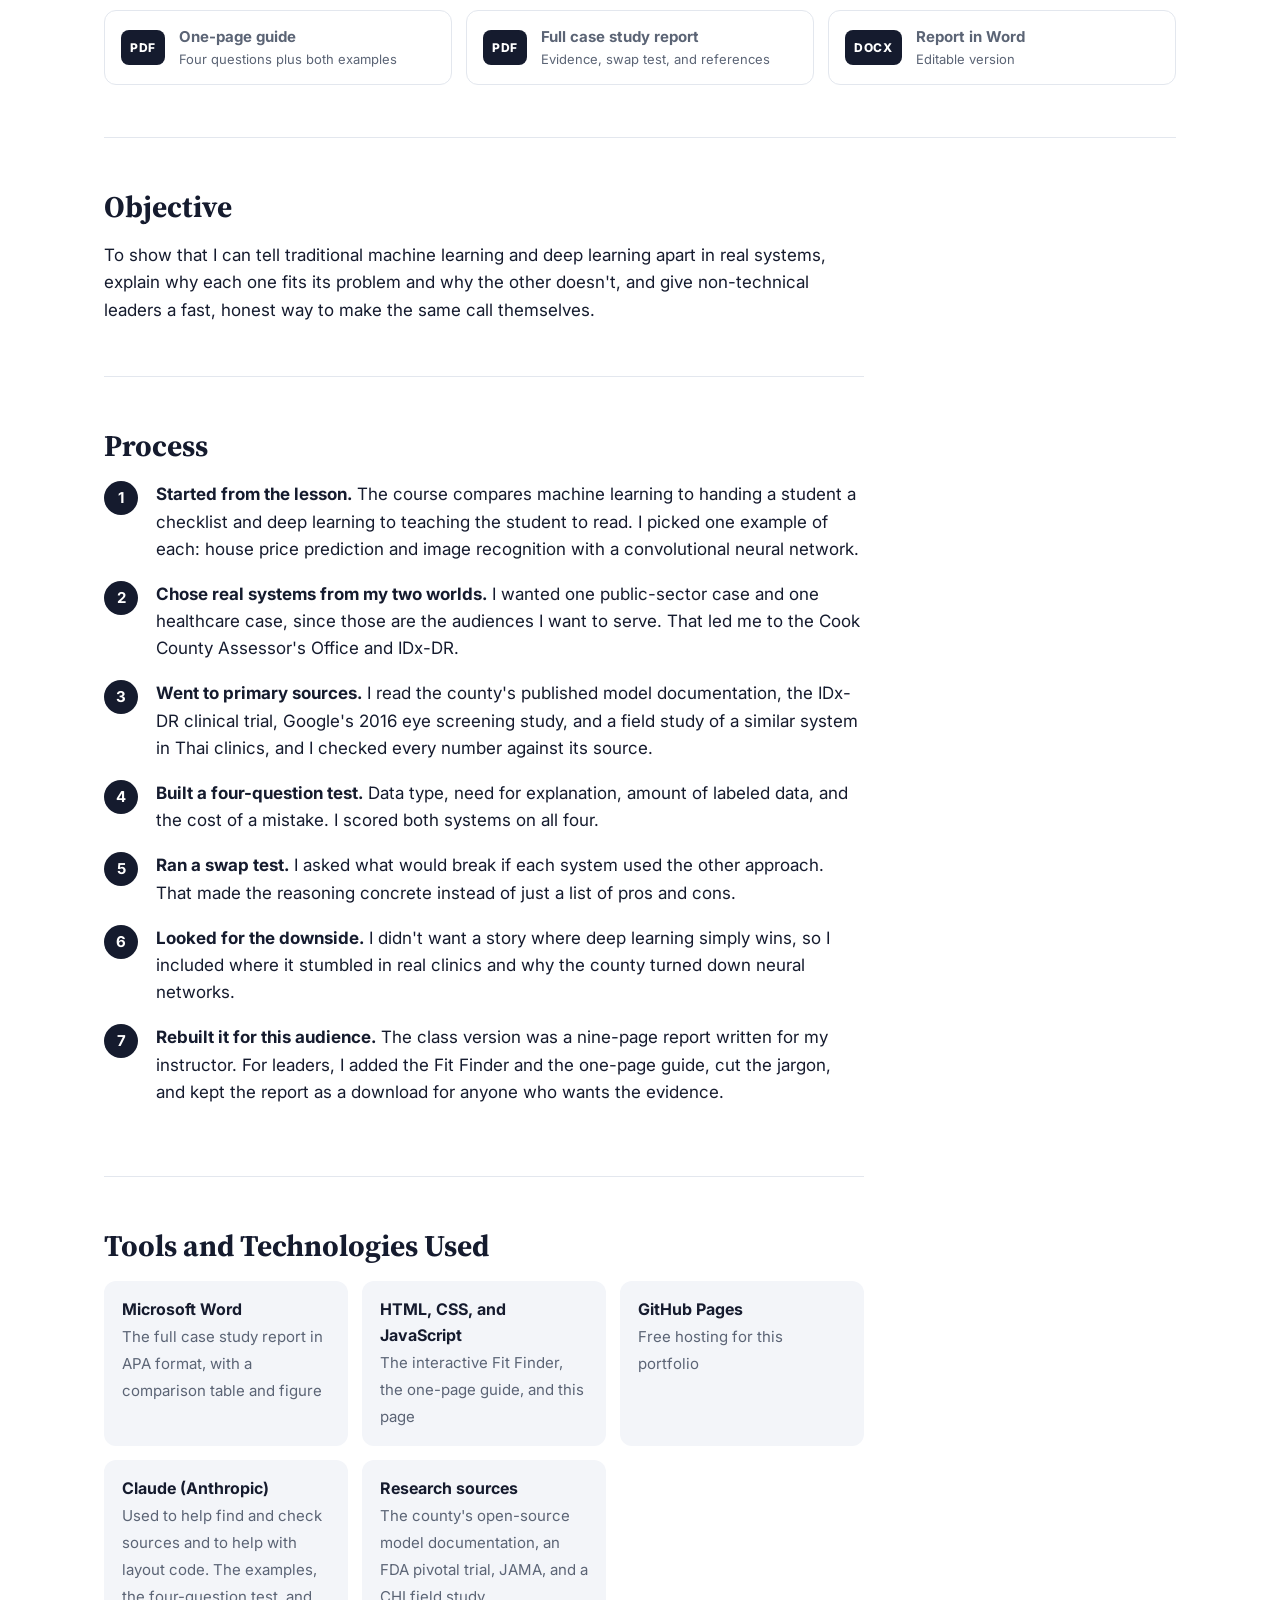
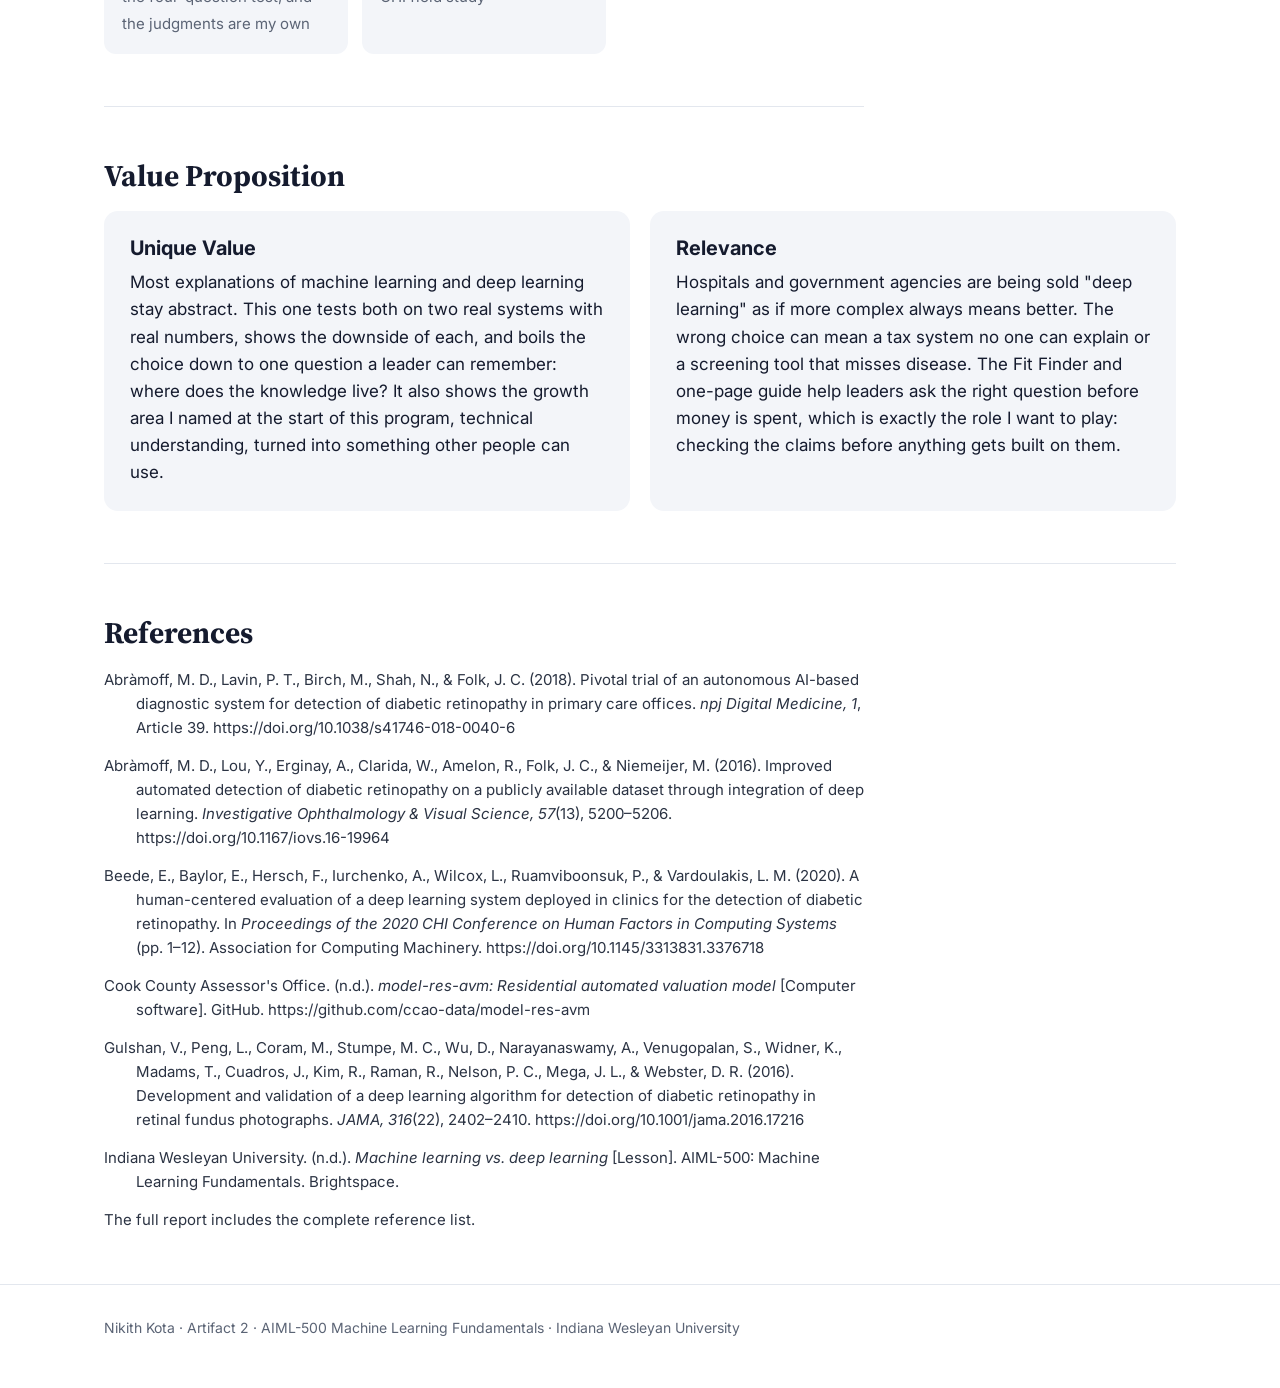
<file: artifact-2.html>
<!doctype html>
<html lang="en">
<head>
  <meta charset="utf-8">
  <meta name="viewport" content="width=device-width, initial-scale=1">
  <title>Artifact 2: A Checklist or a Trained Eye? | Nikith Kota</title>
  <meta name="description" content="A case study and decision tool for choosing between traditional machine learning and deep learning, built for healthcare and public-sector leaders.">
  <link rel="preconnect" href="https://fonts.googleapis.com">
  <link rel="preconnect" href="https://fonts.gstatic.com" crossorigin>
  <link href="https://fonts.googleapis.com/css2?family=Inter:wght@400;500;600;700;800&family=Source+Serif+4:opsz,wght@8..60,600;8..60,700&display=swap" rel="stylesheet">
  <link rel="stylesheet" href="styles.css?v=3">
</head>
<body>
  <nav class="nav" aria-label="Main">
    <div class="wrap">
      <a class="brand" href="index.html"><span class="dots" aria-hidden="true"><i style="background:var(--ideas)"></i><i style="background:var(--chips)"></i><i style="background:var(--data)"></i><i style="background:var(--money)"></i></span>Nikith Kota</a>
      <ul>
        <li><a href="index.html#about">About</a></li>
        <li><a href="index.html#value">Value</a></li>
        <li><a href="index.html#artifacts" aria-current="page">Artifacts</a></li>
      </ul>
    </div>
  </nav>

  <header class="art-hero">
    <div class="wrap">
      <p class="crumb"><a href="index.html#artifacts">Artifacts</a> / Artifact 2 · Machine Learning vs. Deep Learning</p>
      <h1>A Checklist or a Trained Eye? How to Choose Between Machine Learning and Deep Learning</h1>
      <p class="audience"><b>Built for:</b> healthcare and public-sector leaders, and the analysts who advise them, deciding what kind of AI a problem actually needs.</p>
      <nav class="toc" aria-label="On this page">
        <a href="#introduction">Introduction</a><a href="#description">Description</a><a href="#objective">Objective</a><a href="#process">Process</a><a href="#tools">Tools and Technologies Used</a><a href="#value">Value Proposition</a><a href="#references">References</a>
      </nav>
    </div>
  </header>

  <main class="wrap">
    <section class="tsec narrow" id="introduction">
      <h2>Introduction</h2>
      <p>AI pitches love the word "deep." More layers sound like more intelligence, so it's easy to assume deep learning is always the better buy. It isn't. Pick a model that's too simple and it misses what matters. Pick one that's too complex and you pay more for a system nobody can explain, sometimes with no gain in accuracy at all.</p>
      <p>This artifact compares two real systems that sit on opposite sides of that choice: a county that values 1.1 million homes with traditional machine learning, and an FDA-authorized eye screening tool built on deep learning. Then it turns the comparison into four plain questions anyone can ask before a model gets built, bought, or funded. The short version is one question: <b>where does the knowledge for this problem live?</b></p>
    </section>

    <section class="tsec" id="description">
      <div class="narrow">
        <h2>Description</h2>
        <p>The artifact has three parts you can use right on this page:</p>
        <p><b>1. The Fit Finder.</b> Answer four questions about your own problem and see whether it leans toward traditional machine learning or deep learning. You can also load either case study to see how it scores.</p>
        <p><b>2. Two real case studies, side by side,</b> with the numbers behind each choice and what would break if you swapped the approaches.</p>
        <p><b>3. The full report and a one-page guide.</b> The report has the complete evidence and references. The guide is a single sheet you can bring into a meeting.</p>
      </div>

      <div class="panel" id="finder">
        <div class="panel-head">
          <h3>The Fit Finder</h3>
          <div class="filters" role="group" aria-label="Load an example">
            <button type="button" data-preset="homes" aria-pressed="false"><i style="background:var(--ideas)"></i>Load: Cook County homes</button>
            <button type="button" data-preset="eyes" aria-pressed="false"><i style="background:var(--data)"></i>Load: Retina screening</button>
            <button type="button" data-preset="clear" aria-pressed="false">Clear</button>
          </div>
        </div>
        <p>Pick the answer that fits your problem best. There are no wrong answers, only honest ones.</p>
        <div class="fit" id="fit"></div>
        <div class="fit-result" aria-live="polite">
          <div class="fit-bar" aria-hidden="true"><span class="b-ml" id="bar-ml"></span><span class="b-dl" id="bar-dl"></span></div>
          <p class="fit-head" id="fit-head">Answer the four questions to see where your problem leans.</p>
          <p class="fit-text" id="fit-text"></p>
        </div>
      </div>

      <div class="cases">
        <article class="case case-ml">
          <p class="case-tag">Traditional machine learning</p>
          <h3>Cook County, Illinois: valuing every home</h3>
          <ul class="stats">
            <li><b>1.1M</b><span>homes valued</span></li>
            <li><b>~400K</b><span>past sales to learn from</span></li>
            <li><b>~100</b><span>known facts per home</span></li>
          </ul>
          <p><b>Why it fits:</b> the data is already a table of facts like size, age, and location, and every owner can appeal, so each value is broken down feature by feature with SHAP values. The office uses a gradient-boosted tree model (LightGBM) and publishes its code.</p>
          <p><b>Why not deep learning:</b> the office "can only access the outside of buildings," so there are no photos or raw data for a deep model to learn from. It tested neural networks and kept the simpler, faster, more accurate model.</p>
        </article>
        <article class="case case-dl">
          <p class="case-tag">Deep learning</p>
          <h3>IDx-DR: screening for diabetic eye disease</h3>
          <ul class="stats">
            <li><b>87%</b><span>of people with disease flagged</span></li>
            <li><b>90%</b><span>of healthy people cleared</span></li>
            <li><b>900</b><span>patients, 10 primary care offices</span></li>
          </ul>
          <p><b>Why it fits:</b> a retina photo is raw pixels with no column names, and early signs of disease are tiny and vary from camera to camera. A convolutional neural network learns those patterns from huge sets of graded images.</p>
          <p><b>Why not traditional ML:</b> someone would have to hand-write rules for every kind of lesion. Researchers tried that for years, and adding deep learning to their hand-built program improved detection.</p>
        </article>
      </div>
      <p class="catch"><b>The catch:</b> deep learning is only as good as its pictures. When Google tested its own eye screening system in 11 clinics in Thailand, dim lighting and blurry photos got images rejected and sent patients on unneeded trips, until eye specialists started reviewing those images first. The right model still needs the right setting.</p>

      <figure>
        <img class="slide-img" src="assets/ml-dl-four-questions.png" alt="The four-question guide. Each question shows when the answer leans toward traditional machine learning and when it leans toward deep learning, with the home value and retina screening examples marked.">
        <figcaption>The four questions from the report, with both case studies marked. The last row sums it up.</figcaption>
      </figure>
      <div class="downloads">
        <a class="dl" href="assets/ML_or_DL_One_Page_Guide.pdf" download><span class="ext">PDF</span><span><b>One-page guide</b><span>Four questions plus both examples</span></span></a>
        <a class="dl" href="assets/Kota_ML_vs_DL_Report.pdf" download><span class="ext">PDF</span><span><b>Full case study report</b><span>Evidence, swap test, and references</span></span></a>
        <a class="dl" href="assets/Kota_ML_vs_DL_Report.docx" download><span class="ext">DOCX</span><span><b>Report in Word</b><span>Editable version</span></span></a>
      </div>
    </section>

    <section class="tsec narrow" id="objective">
      <h2>Objective</h2>
      <p>To show that I can tell traditional machine learning and deep learning apart in real systems, explain why each one fits its problem and why the other doesn't, and give non-technical leaders a fast, honest way to make the same call themselves.</p>
    </section>

    <section class="tsec narrow" id="process">
      <h2>Process</h2>
      <ol class="steps">
        <li><b>Started from the lesson.</b> The course compares machine learning to handing a student a checklist and deep learning to teaching the student to read. I picked one example of each: house price prediction and image recognition with a convolutional neural network.</li>
        <li><b>Chose real systems from my two worlds.</b> I wanted one public-sector case and one healthcare case, since those are the audiences I want to serve. That led me to the Cook County Assessor's Office and IDx-DR.</li>
        <li><b>Went to primary sources.</b> I read the county's published model documentation, the IDx-DR clinical trial, Google's 2016 eye screening study, and a field study of a similar system in Thai clinics, and I checked every number against its source.</li>
        <li><b>Built a four-question test.</b> Data type, need for explanation, amount of labeled data, and the cost of a mistake. I scored both systems on all four.</li>
        <li><b>Ran a swap test.</b> I asked what would break if each system used the other approach. That made the reasoning concrete instead of just a list of pros and cons.</li>
        <li><b>Looked for the downside.</b> I didn't want a story where deep learning simply wins, so I included where it stumbled in real clinics and why the county turned down neural networks.</li>
        <li><b>Rebuilt it for this audience.</b> The class version was a nine-page report written for my instructor. For leaders, I added the Fit Finder and the one-page guide, cut the jargon, and kept the report as a download for anyone who wants the evidence.</li>
      </ol>
    </section>

    <section class="tsec narrow" id="tools">
      <h2>Tools and Technologies Used</h2>
      <div class="tools">
        <div class="tool"><b>Microsoft Word</b><span>The full case study report in APA format, with a comparison table and figure</span></div>
        <div class="tool"><b>HTML, CSS, and JavaScript</b><span>The interactive Fit Finder, the one-page guide, and this page</span></div>
        <div class="tool"><b>GitHub Pages</b><span>Free hosting for this portfolio</span></div>
        <div class="tool"><b>Claude (Anthropic)</b><span>Used to help find and check sources and to help with layout code. The examples, the four-question test, and the judgments are my own</span></div>
        <div class="tool"><b>Research sources</b><span>The county's open-source model documentation, an FDA pivotal trial, JAMA, and a CHI field study</span></div>
      </div>
    </section>

    <section class="tsec" id="value">
      <div class="narrow"><h2>Value Proposition</h2></div>
      <div class="vp-split">
        <div class="vp-box">
          <h3>Unique Value</h3>
          <p>Most explanations of machine learning and deep learning stay abstract. This one tests both on two real systems with real numbers, shows the downside of each, and boils the choice down to one question a leader can remember: where does the knowledge live? It also shows the growth area I named at the start of this program, technical understanding, turned into something other people can use.</p>
        </div>
        <div class="vp-box">
          <h3>Relevance</h3>
          <p>Hospitals and government agencies are being sold "deep learning" as if more complex always means better. The wrong choice can mean a tax system no one can explain or a screening tool that misses disease. The Fit Finder and one-page guide help leaders ask the right question before money is spent, which is exactly the role I want to play: checking the claims before anything gets built on them.</p>
        </div>
      </div>
    </section>

    <section class="tsec narrow refs" id="references">
      <h2>References</h2>
      <p>Abràmoff, M. D., Lavin, P. T., Birch, M., Shah, N., &amp; Folk, J. C. (2018). Pivotal trial of an autonomous AI-based diagnostic system for detection of diabetic retinopathy in primary care offices. <i>npj Digital Medicine, 1</i>, Article 39. https://doi.org/10.1038/s41746-018-0040-6</p>
      <p>Abràmoff, M. D., Lou, Y., Erginay, A., Clarida, W., Amelon, R., Folk, J. C., &amp; Niemeijer, M. (2016). Improved automated detection of diabetic retinopathy on a publicly available dataset through integration of deep learning. <i>Investigative Ophthalmology &amp; Visual Science, 57</i>(13), 5200–5206. https://doi.org/10.1167/iovs.16-19964</p>
      <p>Beede, E., Baylor, E., Hersch, F., Iurchenko, A., Wilcox, L., Ruamviboonsuk, P., &amp; Vardoulakis, L. M. (2020). A human-centered evaluation of a deep learning system deployed in clinics for the detection of diabetic retinopathy. In <i>Proceedings of the 2020 CHI Conference on Human Factors in Computing Systems</i> (pp. 1–12). Association for Computing Machinery. https://doi.org/10.1145/3313831.3376718</p>
      <p>Cook County Assessor's Office. (n.d.). <i>model-res-avm: Residential automated valuation model</i> [Computer software]. GitHub. https://github.com/ccao-data/model-res-avm</p>
      <p>Gulshan, V., Peng, L., Coram, M., Stumpe, M. C., Wu, D., Narayanaswamy, A., Venugopalan, S., Widner, K., Madams, T., Cuadros, J., Kim, R., Raman, R., Nelson, P. C., Mega, J. L., &amp; Webster, D. R. (2016). Development and validation of a deep learning algorithm for detection of diabetic retinopathy in retinal fundus photographs. <i>JAMA, 316</i>(22), 2402–2410. https://doi.org/10.1001/jama.2016.17216</p>
      <p>Indiana Wesleyan University. (n.d.). <i>Machine learning vs. deep learning</i> [Lesson]. AIML-500: Machine Learning Fundamentals. Brightspace.</p>
      <p>The full report includes the complete reference list.</p>
    </section>
  </main>

  <footer>
    <div class="wrap">Nikith Kota · Artifact 2 · AIML-500 Machine Learning Fundamentals · Indiana Wesleyan University</div>
  </footer>
  <script src="fitfinder.js"></script>
</body>
</html>
</file>
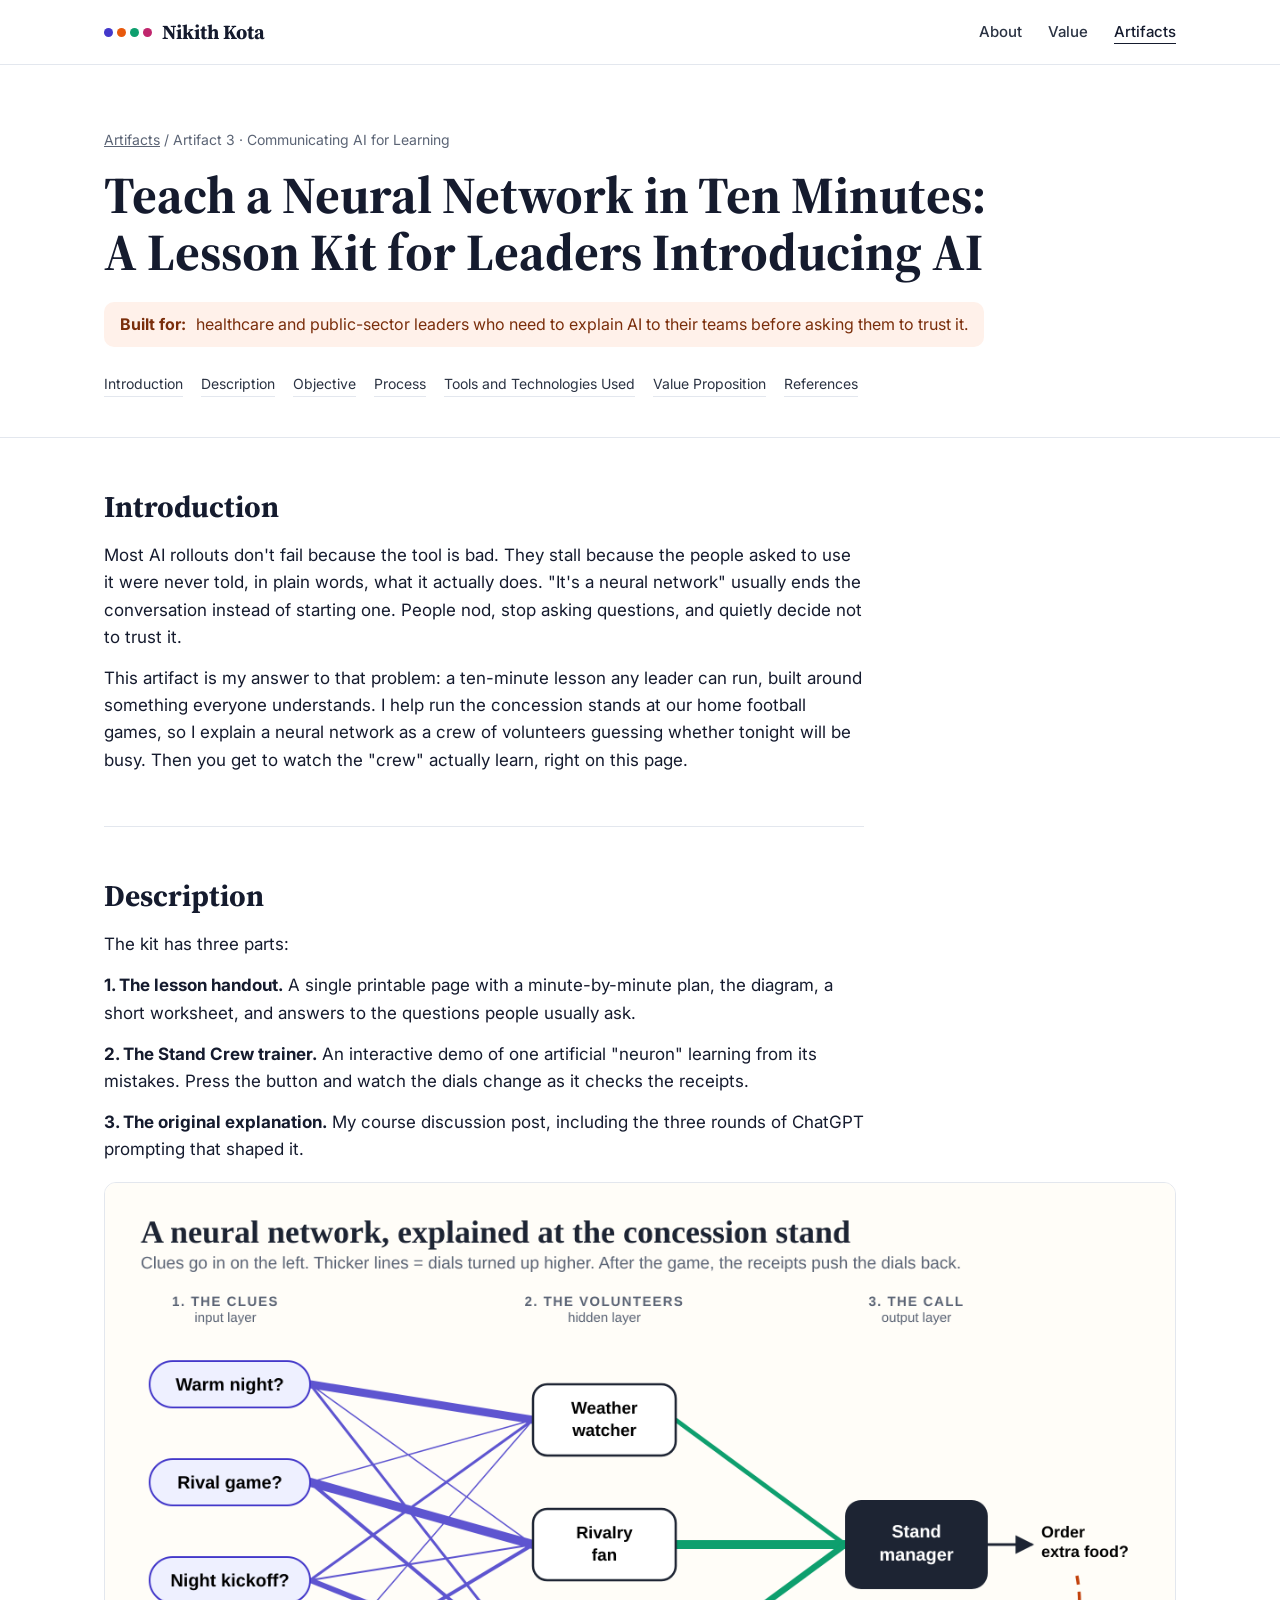
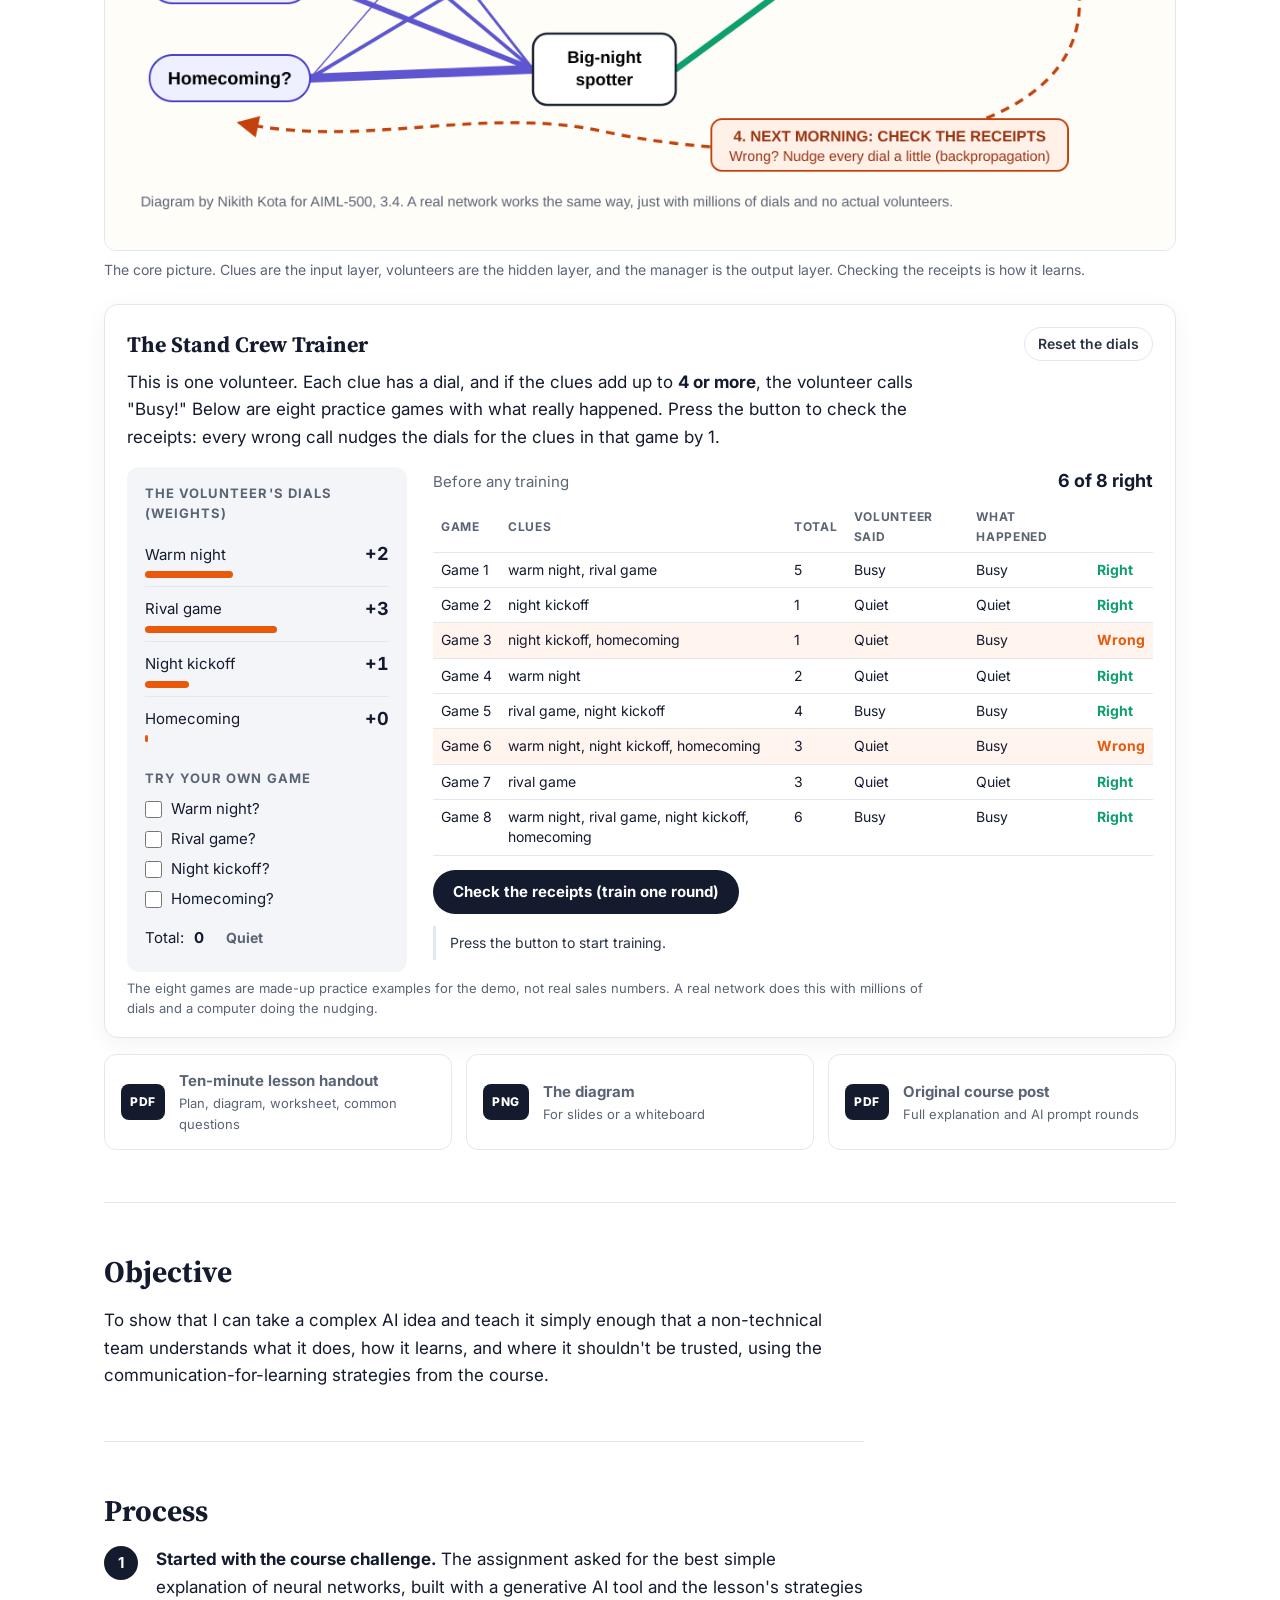
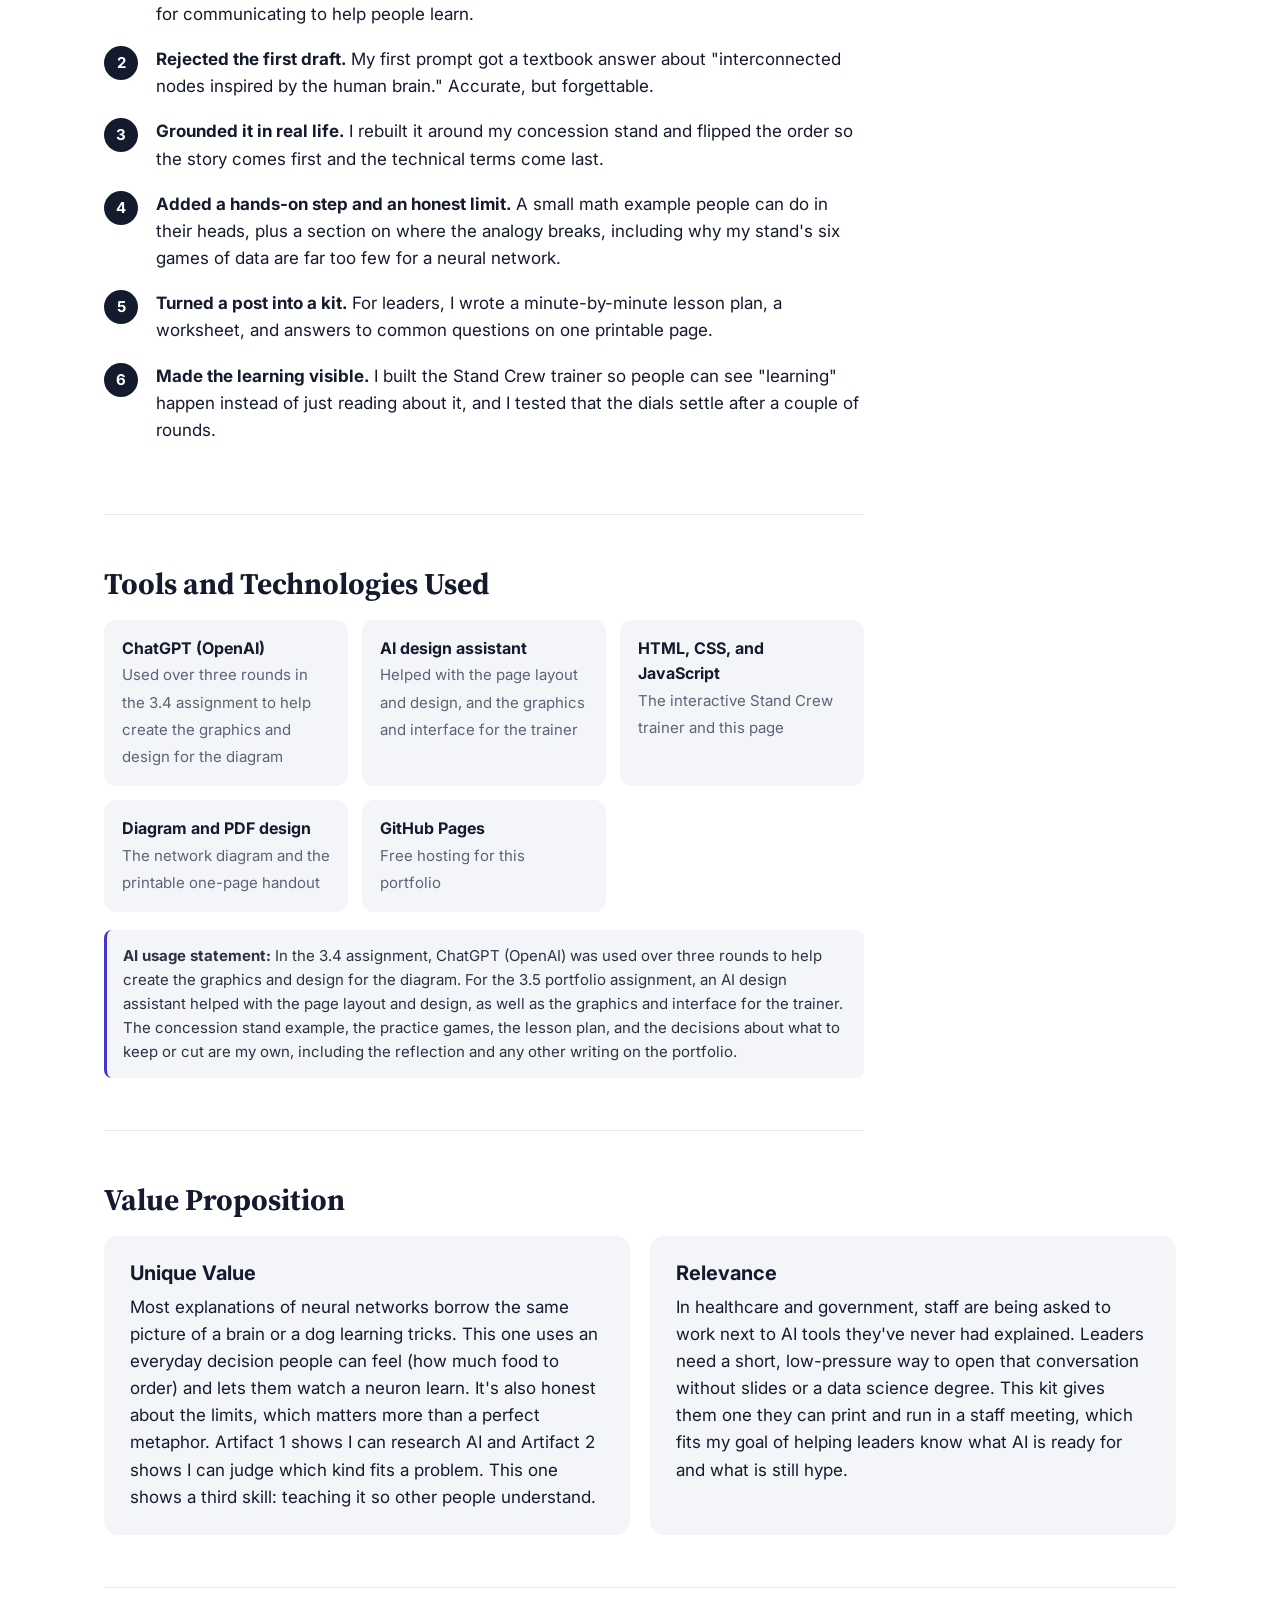
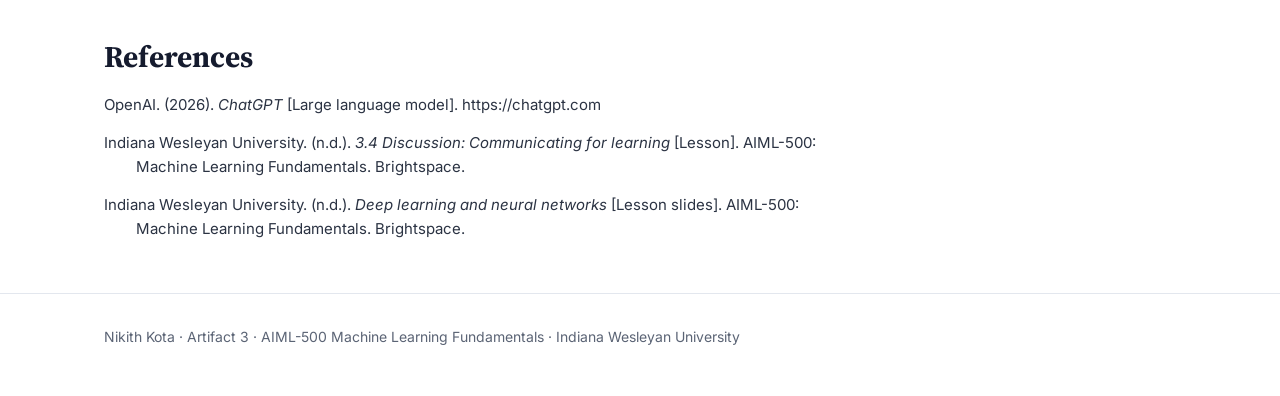
<file: artifact-3.html>
<!doctype html>
<html lang="en">
<head>
  <meta charset="utf-8">
  <meta name="viewport" content="width=device-width, initial-scale=1">
  <title>Artifact 3: Teach a Neural Network in Ten Minutes | Nikith Kota</title>
  <meta name="description" content="A ten-minute lesson kit that helps leaders explain neural networks to their teams, with an interactive demo you can train yourself.">
  <link rel="preconnect" href="https://fonts.googleapis.com">
  <link rel="preconnect" href="https://fonts.gstatic.com" crossorigin>
  <link href="https://fonts.googleapis.com/css2?family=Inter:wght@400;500;600;700;800&family=Source+Serif+4:opsz,wght@8..60,600;8..60,700&display=swap" rel="stylesheet">
  <link rel="stylesheet" href="styles.css?v=3">
  <link rel="stylesheet" href="crew.css?v=2">
</head>
<body>
  <nav class="nav" aria-label="Main">
    <div class="wrap">
      <a class="brand" href="index.html"><span class="dots" aria-hidden="true"><i style="background:var(--ideas)"></i><i style="background:var(--chips)"></i><i style="background:var(--data)"></i><i style="background:var(--money)"></i></span>Nikith Kota</a>
      <ul>
        <li><a href="index.html#about">About</a></li>
        <li><a href="index.html#value">Value</a></li>
        <li><a href="index.html#artifacts" aria-current="page">Artifacts</a></li>
      </ul>
    </div>
  </nav>

  <header class="art-hero">
    <div class="wrap">
      <p class="crumb"><a href="index.html#artifacts">Artifacts</a> / Artifact 3 · Communicating AI for Learning</p>
      <h1>Teach a Neural Network in Ten Minutes: A Lesson Kit for Leaders Introducing AI</h1>
      <p class="audience"><b>Built for:</b> healthcare and public-sector leaders who need to explain AI to their teams before asking them to trust it.</p>
      <nav class="toc" aria-label="On this page">
        <a href="#introduction">Introduction</a><a href="#description">Description</a><a href="#objective">Objective</a><a href="#process">Process</a><a href="#tools">Tools and Technologies Used</a><a href="#value">Value Proposition</a><a href="#references">References</a>
      </nav>
    </div>
  </header>

  <main class="wrap">
    <section class="tsec narrow" id="introduction">
      <h2>Introduction</h2>
      <p>Most AI rollouts don't fail because the tool is bad. They stall because the people asked to use it were never told, in plain words, what it actually does. "It's a neural network" usually ends the conversation instead of starting one. People nod, stop asking questions, and quietly decide not to trust it.</p>
      <p>This artifact is my answer to that problem: a ten-minute lesson any leader can run, built around something everyone understands. I help run the concession stands at our home football games, so I explain a neural network as a crew of volunteers guessing whether tonight will be busy. Then you get to watch the "crew" actually learn, right on this page.</p>
    </section>

    <section class="tsec" id="description">
      <div class="narrow">
        <h2>Description</h2>
        <p>The kit has three parts:</p>
        <p><b>1. The lesson handout.</b> A single printable page with a minute-by-minute plan, the diagram, a short worksheet, and answers to the questions people usually ask.</p>
        <p><b>2. The Stand Crew trainer.</b> An interactive demo of one artificial "neuron" learning from its mistakes. Press the button and watch the dials change as it checks the receipts.</p>
        <p><b>3. The original explanation.</b> My course discussion post, including the three rounds of ChatGPT prompting that shaped it.</p>
      </div>

      <figure>
        <img class="slide-img" src="assets/nn-concession-diagram.png" alt="Diagram of a neural network as a concession stand crew: clues on the left, three volunteers in the middle, the stand manager on the right, and a dashed arrow showing the receipts pushing the dials back after the game.">
        <figcaption>The core picture. Clues are the input layer, volunteers are the hidden layer, and the manager is the output layer. Checking the receipts is how it learns.</figcaption>
      </figure>

      <div class="panel" id="trainer">
        <div class="panel-head">
          <h3>The Stand Crew Trainer</h3>
          <div class="filters"><button type="button" id="reset">Reset the dials</button></div>
        </div>
        <p>This is one volunteer. Each clue has a dial, and if the clues add up to <b>4 or more</b>, the volunteer calls "Busy!" Below are eight practice games with what really happened. Press the button to check the receipts: every wrong call nudges the dials for the clues in that game by 1.</p>
        <div class="crew">
          <div>
            <p class="crew-label">The volunteer's dials (weights)</p>
            <div class="dials" id="dials"></div>
            <p class="crew-label" style="margin-top:18px">Try your own game</p>
            <div class="test" id="test"></div>
            <div class="test-out">Total: <b id="test-total">0</b> <span id="test-call" class="call">Quiet</span></div>
          </div>
          <div>
            <div class="crew-top"><span id="rounds">Before any training</span><b id="score">6 of 8 right</b></div>
            <div class="scroller"><table class="games">
              <thead><tr><th>Game</th><th>Clues</th><th>Total</th><th>Volunteer said</th><th>What happened</th><th></th></tr></thead>
              <tbody id="games"></tbody>
            </table></div>
            <button type="button" class="train" id="train">Check the receipts (train one round)</button>
            <ul class="log" id="log" aria-live="polite"><li>Press the button to start training.</li></ul>
          </div>
        </div>
        <p class="hint">The eight games are made-up practice examples for the demo, not real sales numbers. A real network does this with millions of dials and a computer doing the nudging.</p>
      </div>

      <div class="downloads">
        <a class="dl" href="assets/Ten_Minute_Neural_Network_Lesson.pdf" download><span class="ext">PDF</span><span><b>Ten-minute lesson handout</b><span>Plan, diagram, worksheet, common questions</span></span></a>
        <a class="dl" href="assets/nn-concession-diagram.png" download><span class="ext">PNG</span><span><b>The diagram</b><span>For slides or a whiteboard</span></span></a>
        <a class="dl" href="assets/Kota_Neural_Network_Explainer_Post.pdf" download><span class="ext">PDF</span><span><b>Original course post</b><span>Full explanation and AI prompt rounds</span></span></a>
      </div>
    </section>

    <section class="tsec narrow" id="objective">
      <h2>Objective</h2>
      <p>To show that I can take a complex AI idea and teach it simply enough that a non-technical team understands what it does, how it learns, and where it shouldn't be trusted, using the communication-for-learning strategies from the course.</p>
    </section>

    <section class="tsec narrow" id="process">
      <h2>Process</h2>
      <ol class="steps">
        <li><b>Started with the course challenge.</b> The assignment asked for the best simple explanation of neural networks, built with a generative AI tool and the lesson's strategies for communicating to help people learn.</li>
        <li><b>Rejected the first draft.</b> My first prompt got a textbook answer about "interconnected nodes inspired by the human brain." Accurate, but forgettable.</li>
        <li><b>Grounded it in real life.</b> I rebuilt it around my concession stand and flipped the order so the story comes first and the technical terms come last.</li>
        <li><b>Added a hands-on step and an honest limit.</b> A small math example people can do in their heads, plus a section on where the analogy breaks, including why my stand's six games of data are far too few for a neural network.</li>
        <li><b>Turned a post into a kit.</b> For leaders, I wrote a minute-by-minute lesson plan, a worksheet, and answers to common questions on one printable page.</li>
        <li><b>Made the learning visible.</b> I built the Stand Crew trainer so people can see "learning" happen instead of just reading about it, and I tested that the dials settle after a couple of rounds.</li>
      </ol>
    </section>

    <section class="tsec narrow" id="tools">
      <h2>Tools and Technologies Used</h2>
      <div class="tools">
        <div class="tool"><b>ChatGPT (OpenAI)</b><span>Used over three rounds in the 3.4 assignment to help create the graphics and design for the diagram</span></div>
        <div class="tool"><b>AI design assistant</b><span>Helped with the page layout and design, and the graphics and interface for the trainer</span></div>
        <div class="tool"><b>HTML, CSS, and JavaScript</b><span>The interactive Stand Crew trainer and this page</span></div>
        <div class="tool"><b>Diagram and PDF design</b><span>The network diagram and the printable one-page handout</span></div>
        <div class="tool"><b>GitHub Pages</b><span>Free hosting for this portfolio</span></div>
      </div>
      <p class="ai-note"><b>AI usage statement:</b> In the 3.4 assignment, ChatGPT (OpenAI) was used over three rounds to help create the graphics and design for the diagram. For the 3.5 portfolio assignment, an AI design assistant helped with the page layout and design, as well as the graphics and interface for the trainer. The concession stand example, the practice games, the lesson plan, and the decisions about what to keep or cut are my own, including the reflection and any other writing on the portfolio.</p>
    </section>

    <section class="tsec" id="value">
      <div class="narrow"><h2>Value Proposition</h2></div>
      <div class="vp-split">
        <div class="vp-box">
          <h3>Unique Value</h3>
          <p>Most explanations of neural networks borrow the same picture of a brain or a dog learning tricks. This one uses an everyday decision people can feel (how much food to order) and lets them watch a neuron learn. It's also honest about the limits, which matters more than a perfect metaphor. Artifact 1 shows I can research AI and Artifact 2 shows I can judge which kind fits a problem. This one shows a third skill: teaching it so other people understand.</p>
        </div>
        <div class="vp-box">
          <h3>Relevance</h3>
          <p>In healthcare and government, staff are being asked to work next to AI tools they've never had explained. Leaders need a short, low-pressure way to open that conversation without slides or a data science degree. This kit gives them one they can print and run in a staff meeting, which fits my goal of helping leaders know what AI is ready for and what is still hype.</p>
        </div>
      </div>
    </section>

    <section class="tsec narrow refs" id="references">
      <h2>References</h2>
      <p>OpenAI. (2026). <i>ChatGPT</i> [Large language model]. https://chatgpt.com</p>
      <p>Indiana Wesleyan University. (n.d.). <i>3.4 Discussion: Communicating for learning</i> [Lesson]. AIML-500: Machine Learning Fundamentals. Brightspace.</p>
      <p>Indiana Wesleyan University. (n.d.). <i>Deep learning and neural networks</i> [Lesson slides]. AIML-500: Machine Learning Fundamentals. Brightspace.</p>
    </section>
  </main>

  <footer>
    <div class="wrap">Nikith Kota · Artifact 3 · AIML-500 Machine Learning Fundamentals · Indiana Wesleyan University</div>
  </footer>
  <script src="crew.js?v=2"></script>
</body>
</html>
</file>
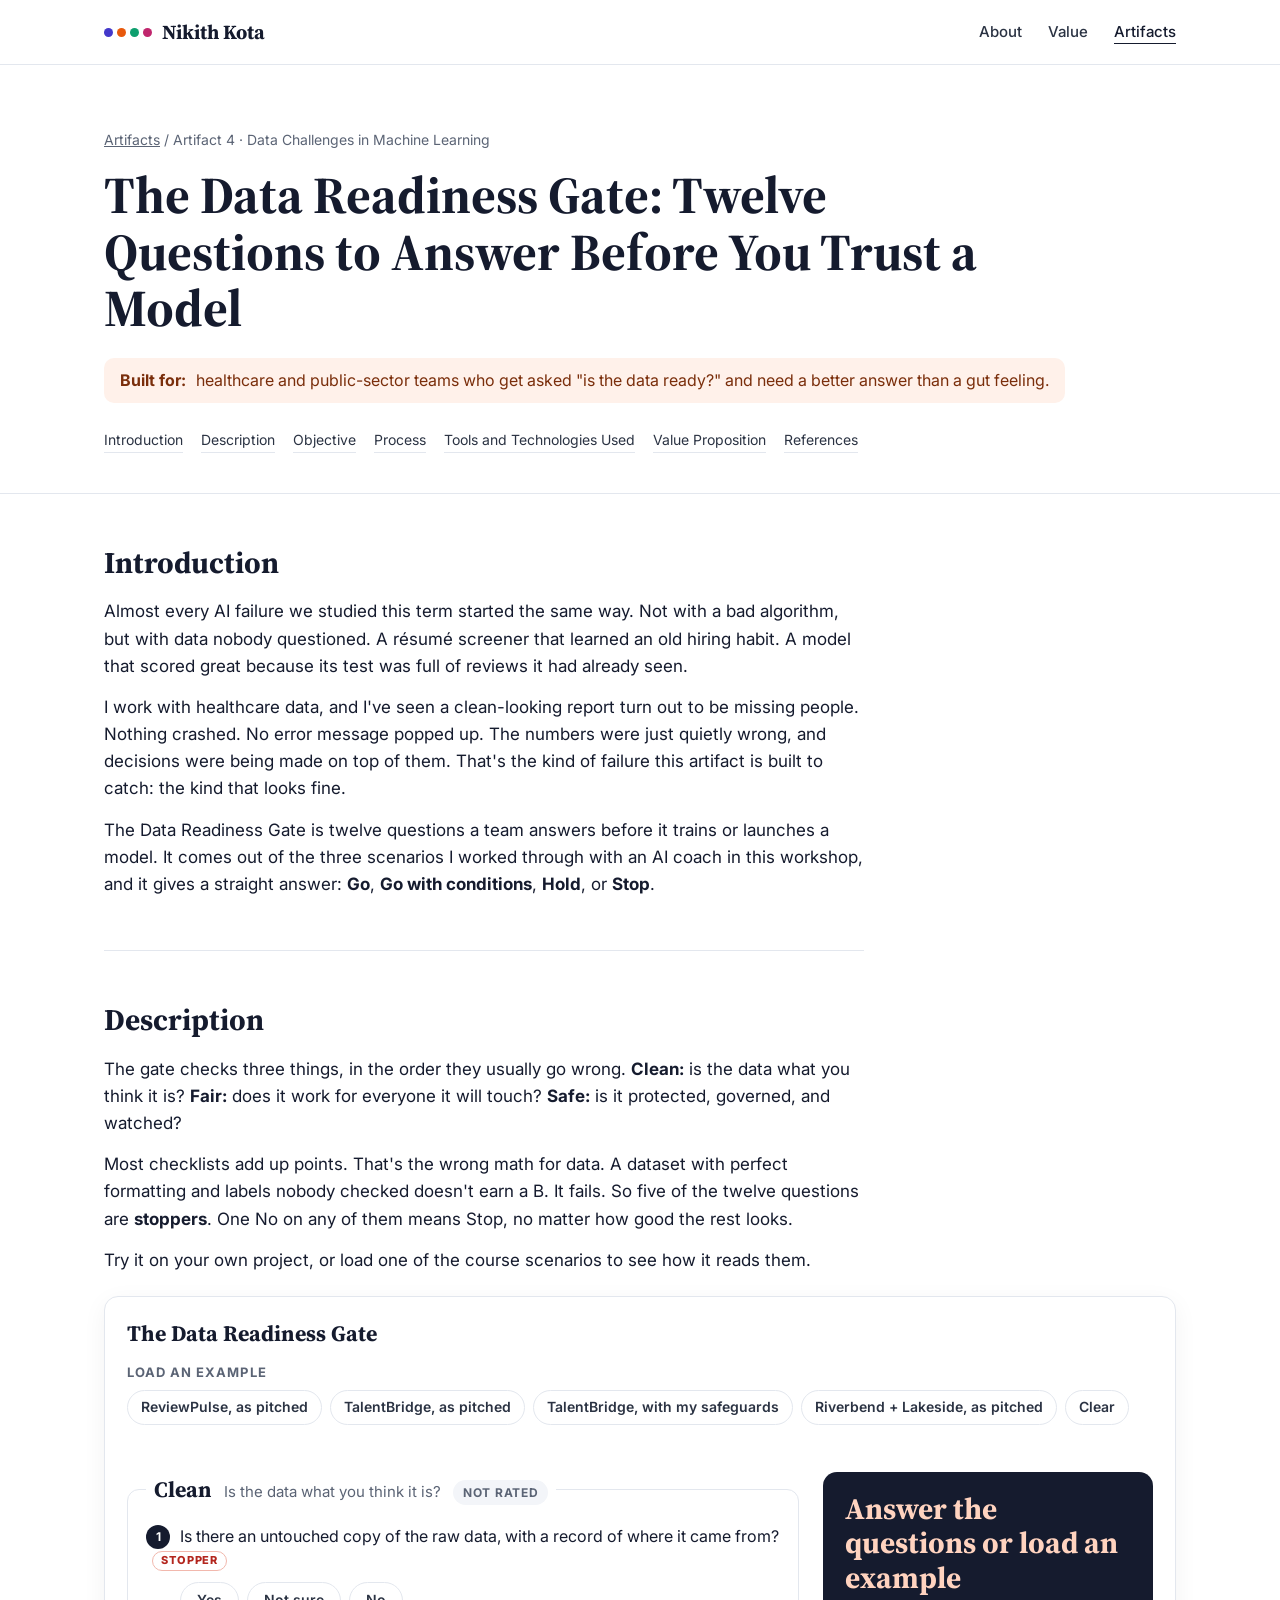
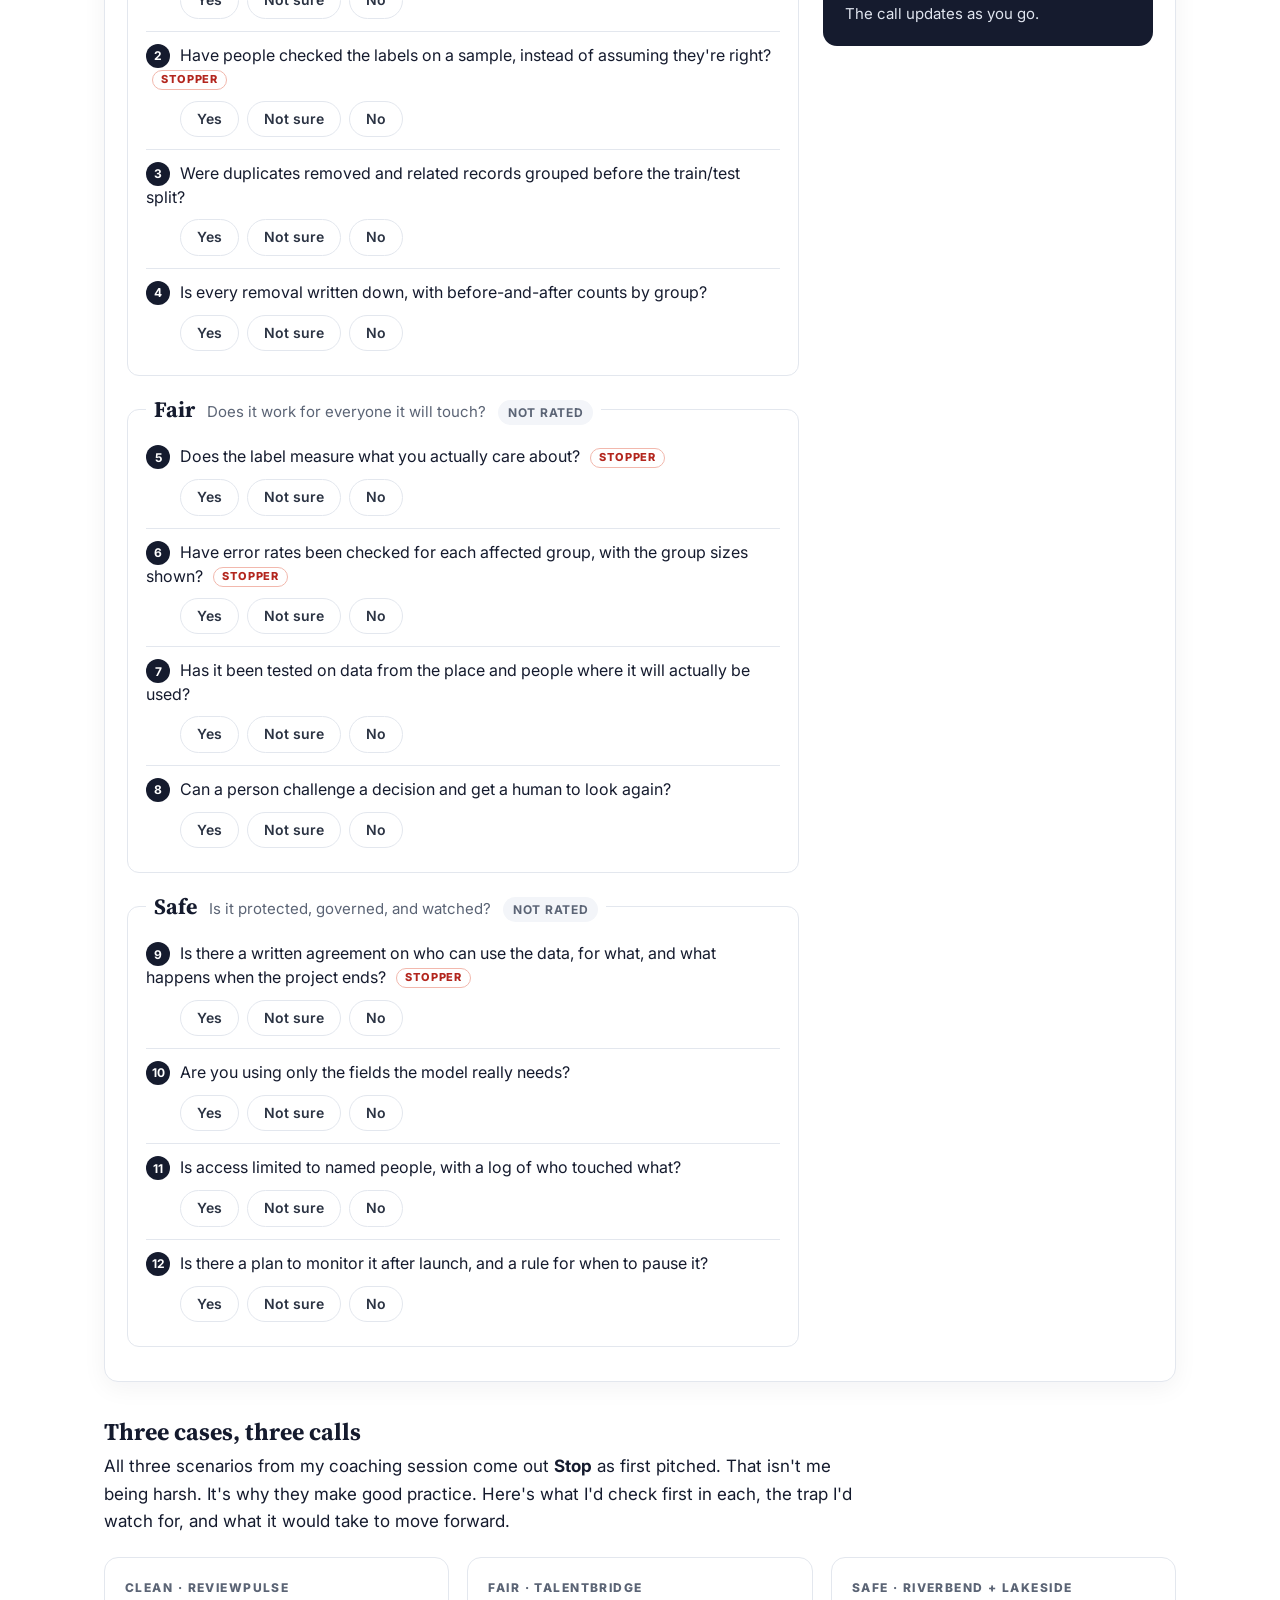
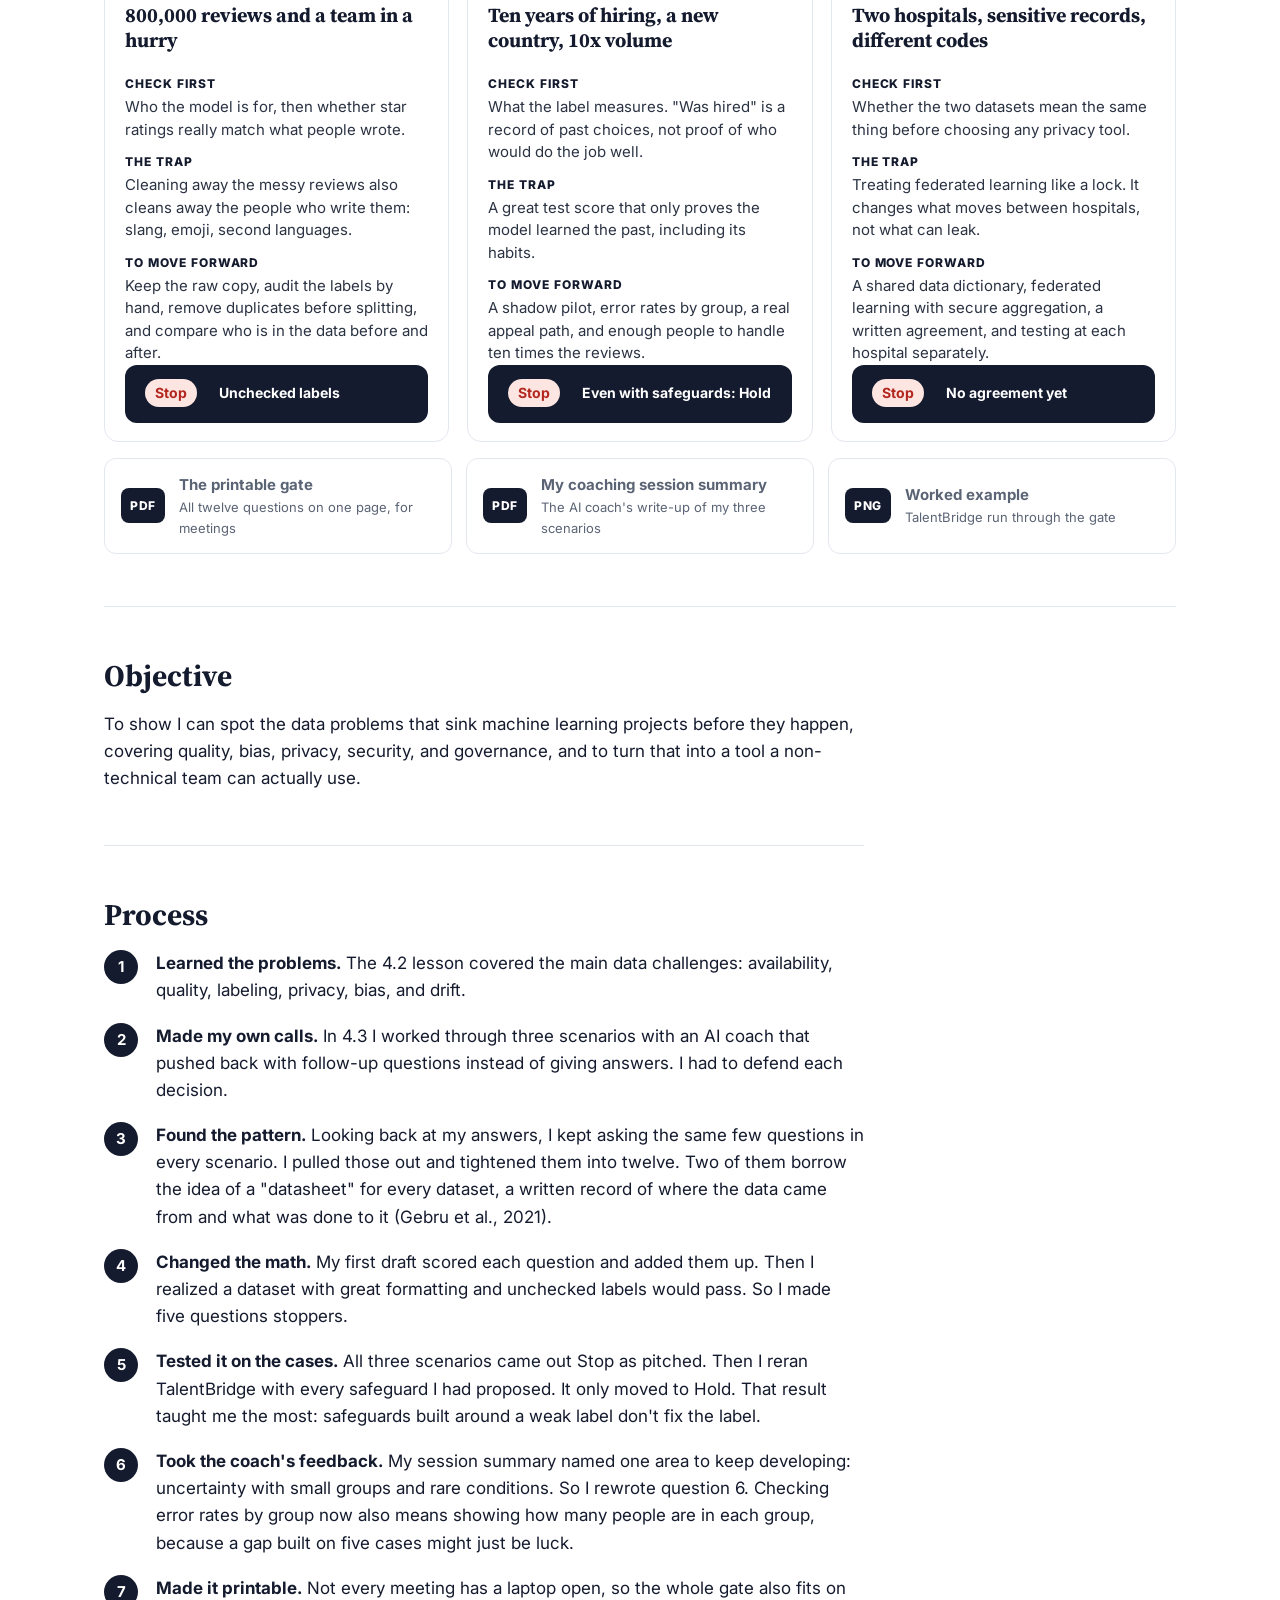
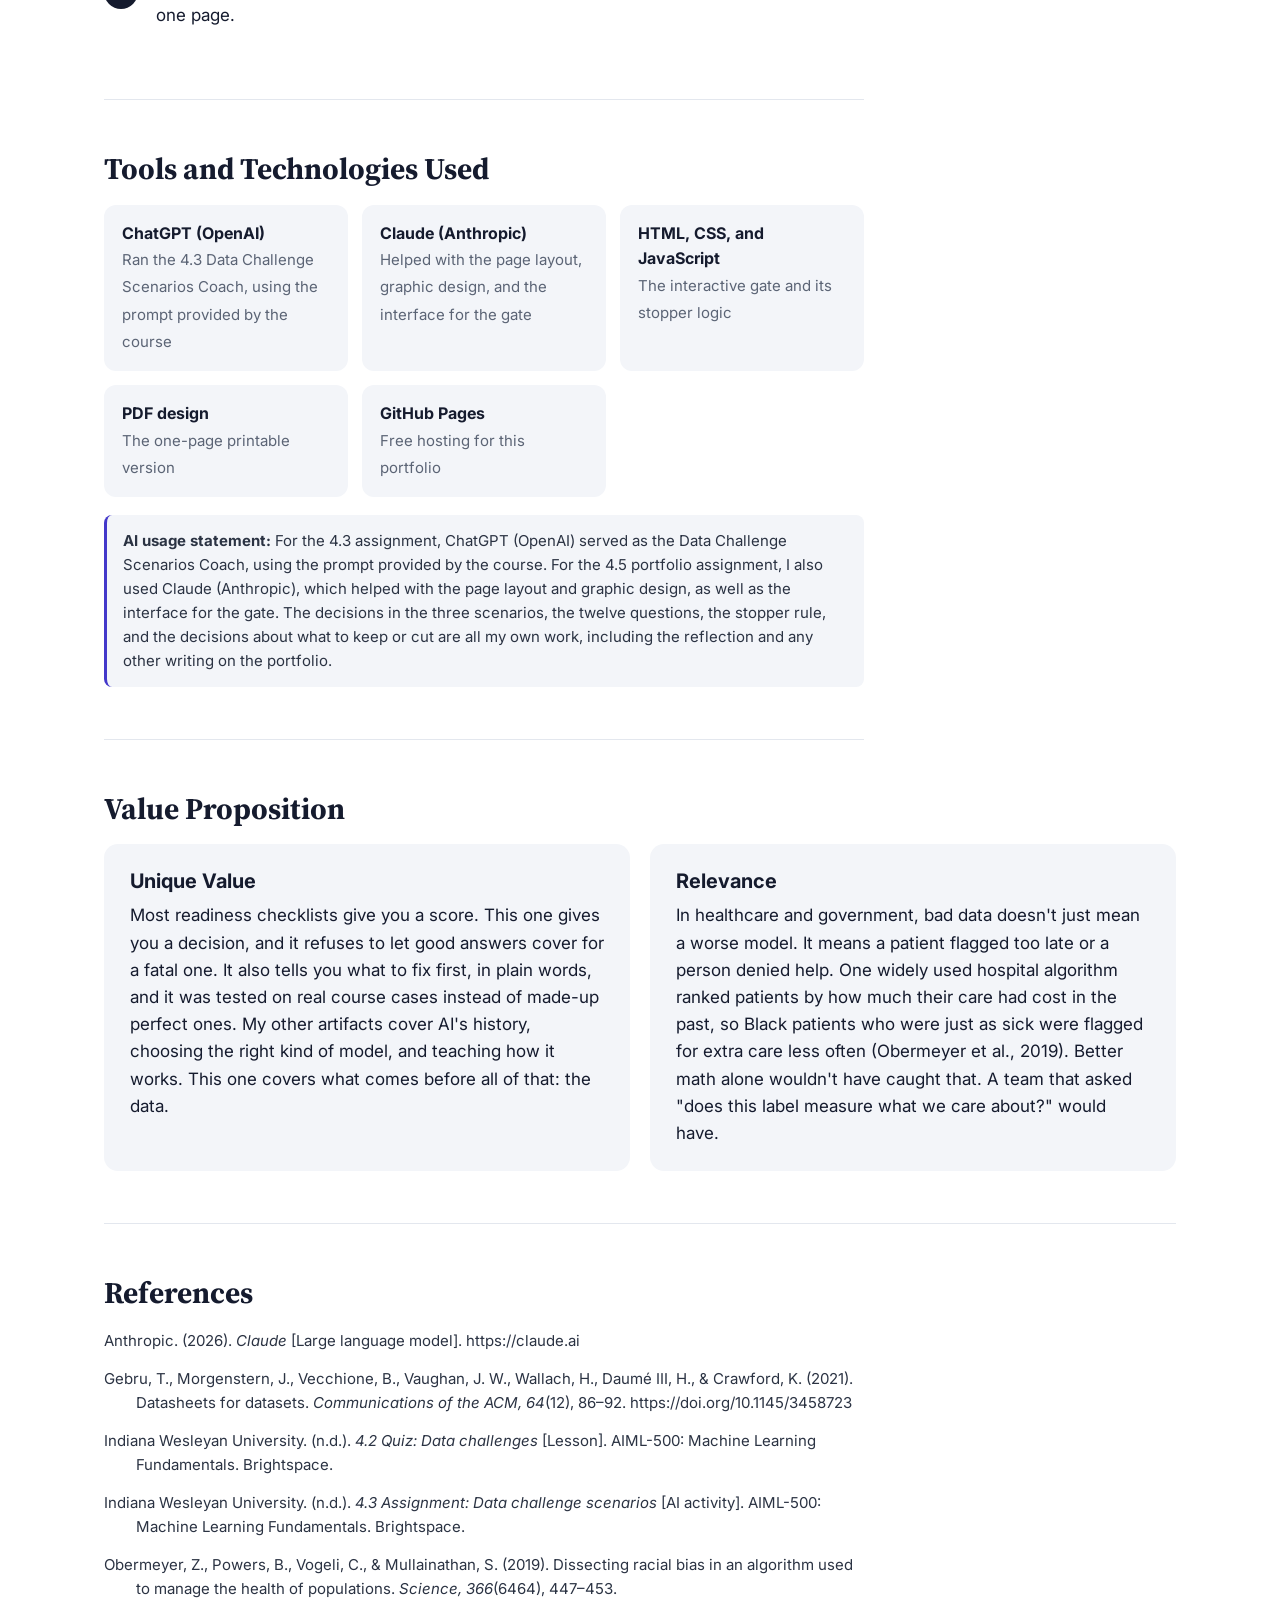
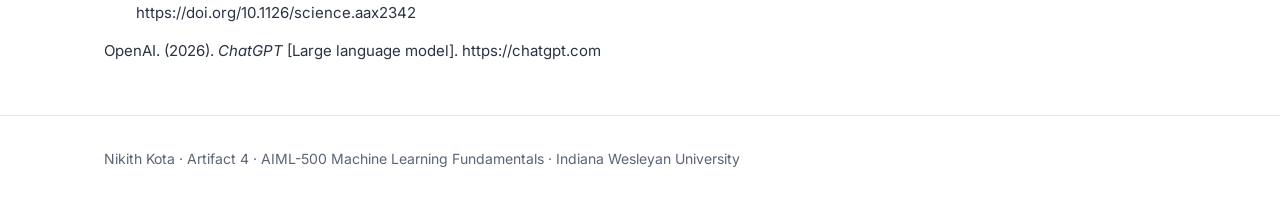
<file: artifact-4.html>
<!doctype html>
<html lang="en">
<head>
  <meta charset="utf-8">
  <meta name="viewport" content="width=device-width, initial-scale=1">
  <title>Artifact 4: The Data Readiness Gate | Nikith Kota</title>
  <meta name="description" content="Twelve questions a team answers before it trains or launches a machine learning model, with a straight answer: Go, Go with conditions, Hold, or Stop.">
  <link rel="preconnect" href="https://fonts.googleapis.com">
  <link rel="preconnect" href="https://fonts.gstatic.com" crossorigin>
  <link href="https://fonts.googleapis.com/css2?family=Inter:wght@400;500;600;700;800&family=Source+Serif+4:opsz,wght@8..60,600;8..60,700&display=swap" rel="stylesheet">
  <link rel="stylesheet" href="styles.css?v=3">
  <link rel="stylesheet" href="gate.css?v=2">
</head>
<body>
  <nav class="nav" aria-label="Main">
    <div class="wrap">
      <a class="brand" href="index.html"><span class="dots" aria-hidden="true"><i style="background:var(--ideas)"></i><i style="background:var(--chips)"></i><i style="background:var(--data)"></i><i style="background:var(--money)"></i></span>Nikith Kota</a>
      <ul>
        <li><a href="index.html#about">About</a></li>
        <li><a href="index.html#value">Value</a></li>
        <li><a href="index.html#artifacts" aria-current="page">Artifacts</a></li>
      </ul>
    </div>
  </nav>

  <header class="art-hero">
    <div class="wrap">
      <p class="crumb"><a href="index.html#artifacts">Artifacts</a> / Artifact 4 · Data Challenges in Machine Learning</p>
      <h1>The Data Readiness Gate: Twelve Questions to Answer Before You Trust a Model</h1>
      <p class="audience"><b>Built for:</b> healthcare and public-sector teams who get asked "is the data ready?" and need a better answer than a gut feeling.</p>
      <nav class="toc" aria-label="On this page">
        <a href="#introduction">Introduction</a><a href="#description">Description</a><a href="#objective">Objective</a><a href="#process">Process</a><a href="#tools">Tools and Technologies Used</a><a href="#value">Value Proposition</a><a href="#references">References</a>
      </nav>
    </div>
  </header>

  <main class="wrap">
    <section class="tsec narrow" id="introduction">
      <h2>Introduction</h2>
      <p>Almost every AI failure we studied this term started the same way. Not with a bad algorithm, but with data nobody questioned. A résumé screener that learned an old hiring habit. A model that scored great because its test was full of reviews it had already seen.</p>
      <p>I work with healthcare data, and I've seen a clean-looking report turn out to be missing people. Nothing crashed. No error message popped up. The numbers were just quietly wrong, and decisions were being made on top of them. That's the kind of failure this artifact is built to catch: the kind that looks fine.</p>
      <p>The Data Readiness Gate is twelve questions a team answers before it trains or launches a model. It comes out of the three scenarios I worked through with an AI coach in this workshop, and it gives a straight answer: <b>Go</b>, <b>Go with conditions</b>, <b>Hold</b>, or <b>Stop</b>.</p>
    </section>

    <section class="tsec" id="description">
      <div class="narrow">
        <h2>Description</h2>
        <p>The gate checks three things, in the order they usually go wrong. <b>Clean:</b> is the data what you think it is? <b>Fair:</b> does it work for everyone it will touch? <b>Safe:</b> is it protected, governed, and watched?</p>
        <p>Most checklists add up points. That's the wrong math for data. A dataset with perfect formatting and labels nobody checked doesn't earn a B. It fails. So five of the twelve questions are <b>stoppers</b>. One No on any of them means Stop, no matter how good the rest looks.</p>
        <p>Try it on your own project, or load one of the course scenarios to see how it reads them.</p>
      </div>

      <div class="panel" id="gate-panel">
        <div class="panel-head"><h3>The Data Readiness Gate</h3></div>
        <p class="g-ex-label">Load an example</p>
        <div class="filters" id="gate-examples"></div>
        <p id="gate-note" aria-live="polite"></p>
        <div class="gate">
          <div id="gate-sections"></div>
          <aside class="g-result" id="gate-result" aria-live="polite"></aside>
        </div>
      </div>

      <div class="narrow" style="margin-top:34px">
        <h3 style="font-family:var(--serif);font-size:24px;margin:0 0 6px">Three cases, three calls</h3>
        <p>All three scenarios from my coaching session come out <b>Stop</b> as first pitched. That isn't me being harsh. It's why they make good practice. Here's what I'd check first in each, the trap I'd watch for, and what it would take to move forward.</p>
      </div>
      <div class="callcards">
        <article class="callcard">
          <span class="case-tag">Clean · ReviewPulse</span>
          <h3>800,000 reviews and a team in a hurry</h3>
          <dl>
            <dt>Check first</dt><dd>Who the model is for, then whether star ratings really match what people wrote.</dd>
            <dt>The trap</dt><dd>Cleaning away the messy reviews also cleans away the people who write them: slang, emoji, second languages.</dd>
            <dt>To move forward</dt><dd>Keep the raw copy, audit the labels by hand, remove duplicates before splitting, and compare who is in the data before and after.</dd>
          </dl>
          <p class="verdict"><span>Stop</span>Unchecked labels</p>
        </article>
        <article class="callcard">
          <span class="case-tag">Fair · TalentBridge</span>
          <h3>Ten years of hiring, a new country, 10x volume</h3>
          <dl>
            <dt>Check first</dt><dd>What the label measures. "Was hired" is a record of past choices, not proof of who would do the job well.</dd>
            <dt>The trap</dt><dd>A great test score that only proves the model learned the past, including its habits.</dd>
            <dt>To move forward</dt><dd>A shadow pilot, error rates by group, a real appeal path, and enough people to handle ten times the reviews.</dd>
          </dl>
          <p class="verdict"><span>Stop</span>Even with safeguards: Hold</p>
        </article>
        <article class="callcard">
          <span class="case-tag">Safe · Riverbend + Lakeside</span>
          <h3>Two hospitals, sensitive records, different codes</h3>
          <dl>
            <dt>Check first</dt><dd>Whether the two datasets mean the same thing before choosing any privacy tool.</dd>
            <dt>The trap</dt><dd>Treating federated learning like a lock. It changes what moves between hospitals, not what can leak.</dd>
            <dt>To move forward</dt><dd>A shared data dictionary, federated learning with secure aggregation, a written agreement, and testing at each hospital separately.</dd>
          </dl>
          <p class="verdict"><span>Stop</span>No agreement yet</p>
        </article>
      </div>

      <div class="downloads">
        <a class="dl" href="assets/Data_Readiness_Gate_Checklist.pdf" download><span class="ext">PDF</span><span><b>The printable gate</b><span>All twelve questions on one page, for meetings</span></span></a>
        <a class="dl" href="assets/Kota_Data_Challenge_Coaching_Summary.pdf" download><span class="ext">PDF</span><span><b>My coaching session summary</b><span>The AI coach's write-up of my three scenarios</span></span></a>
        <a class="dl" href="assets/data-gate-talentbridge.png" download><span class="ext">PNG</span><span><b>Worked example</b><span>TalentBridge run through the gate</span></span></a>
      </div>
    </section>

    <section class="tsec narrow" id="objective">
      <h2>Objective</h2>
      <p>To show I can spot the data problems that sink machine learning projects before they happen, covering quality, bias, privacy, security, and governance, and to turn that into a tool a non-technical team can actually use.</p>
    </section>

    <section class="tsec narrow" id="process">
      <h2>Process</h2>
      <ol class="steps">
        <li><b>Learned the problems.</b> The 4.2 lesson covered the main data challenges: availability, quality, labeling, privacy, bias, and drift.</li>
        <li><b>Made my own calls.</b> In 4.3 I worked through three scenarios with an AI coach that pushed back with follow-up questions instead of giving answers. I had to defend each decision.</li>
        <li><b>Found the pattern.</b> Looking back at my answers, I kept asking the same few questions in every scenario. I pulled those out and tightened them into twelve. Two of them borrow the idea of a "datasheet" for every dataset, a written record of where the data came from and what was done to it (Gebru et al., 2021).</li>
        <li><b>Changed the math.</b> My first draft scored each question and added them up. Then I realized a dataset with great formatting and unchecked labels would pass. So I made five questions stoppers.</li>
        <li><b>Tested it on the cases.</b> All three scenarios came out Stop as pitched. Then I reran TalentBridge with every safeguard I had proposed. It only moved to Hold. That result taught me the most: safeguards built around a weak label don't fix the label.</li>
        <li><b>Took the coach's feedback.</b> My session summary named one area to keep developing: uncertainty with small groups and rare conditions. So I rewrote question 6. Checking error rates by group now also means showing how many people are in each group, because a gap built on five cases might just be luck.</li>
        <li><b>Made it printable.</b> Not every meeting has a laptop open, so the whole gate also fits on one page.</li>
      </ol>
    </section>

    <section class="tsec narrow" id="tools">
      <h2>Tools and Technologies Used</h2>
      <div class="tools">
        <div class="tool"><b>ChatGPT (OpenAI)</b><span>Ran the 4.3 Data Challenge Scenarios Coach, using the prompt provided by the course</span></div>
        <div class="tool"><b>Claude (Anthropic)</b><span>Helped with the page layout, graphic design, and the interface for the gate</span></div>
        <div class="tool"><b>HTML, CSS, and JavaScript</b><span>The interactive gate and its stopper logic</span></div>
        <div class="tool"><b>PDF design</b><span>The one-page printable version</span></div>
        <div class="tool"><b>GitHub Pages</b><span>Free hosting for this portfolio</span></div>
      </div>
      <p class="ai-note"><b>AI usage statement:</b> For the 4.3 assignment, ChatGPT (OpenAI) served as the Data Challenge Scenarios Coach, using the prompt provided by the course. For the 4.5 portfolio assignment, I also used Claude (Anthropic), which helped with the page layout and graphic design, as well as the interface for the gate. The decisions in the three scenarios, the twelve questions, the stopper rule, and the decisions about what to keep or cut are all my own work, including the reflection and any other writing on the portfolio.</p>
    </section>

    <section class="tsec" id="value">
      <div class="narrow"><h2>Value Proposition</h2></div>
      <div class="vp-split">
        <div class="vp-box">
          <h3>Unique Value</h3>
          <p>Most readiness checklists give you a score. This one gives you a decision, and it refuses to let good answers cover for a fatal one. It also tells you what to fix first, in plain words, and it was tested on real course cases instead of made-up perfect ones. My other artifacts cover AI's history, choosing the right kind of model, and teaching how it works. This one covers what comes before all of that: the data.</p>
        </div>
        <div class="vp-box">
          <h3>Relevance</h3>
          <p>In healthcare and government, bad data doesn't just mean a worse model. It means a patient flagged too late or a person denied help. One widely used hospital algorithm ranked patients by how much their care had cost in the past, so Black patients who were just as sick were flagged for extra care less often (Obermeyer et al., 2019). Better math alone wouldn't have caught that. A team that asked "does this label measure what we care about?" would have.</p>
        </div>
      </div>
    </section>

    <section class="tsec narrow refs" id="references">
      <h2>References</h2>
      <p>Anthropic. (2026). <i>Claude</i> [Large language model]. https://claude.ai</p>
      <p>Gebru, T., Morgenstern, J., Vecchione, B., Vaughan, J. W., Wallach, H., Daumé III, H., &amp; Crawford, K. (2021). Datasheets for datasets. <i>Communications of the ACM, 64</i>(12), 86–92. https://doi.org/10.1145/3458723</p>
      <p>Indiana Wesleyan University. (n.d.). <i>4.2 Quiz: Data challenges</i> [Lesson]. AIML-500: Machine Learning Fundamentals. Brightspace.</p>
      <p>Indiana Wesleyan University. (n.d.). <i>4.3 Assignment: Data challenge scenarios</i> [AI activity]. AIML-500: Machine Learning Fundamentals. Brightspace.</p>
      <p>Obermeyer, Z., Powers, B., Vogeli, C., &amp; Mullainathan, S. (2019). Dissecting racial bias in an algorithm used to manage the health of populations. <i>Science, 366</i>(6464), 447–453. https://doi.org/10.1126/science.aax2342</p>
      <p>OpenAI. (2026). <i>ChatGPT</i> [Large language model]. https://chatgpt.com</p>
    </section>
  </main>

  <footer>
    <div class="wrap">Nikith Kota · Artifact 4 · AIML-500 Machine Learning Fundamentals · Indiana Wesleyan University</div>
  </footer>
  <script src="gate.js?v=2"></script>
</body>
</html>
</file>
<file: styles.css>
:root {
  --ink: #151b2e;
  --ink-2: #2b3343;
  --muted: #5b6475;
  --line: #e3e7ee;
  --soft: #f3f5f9;
  --paper: #ffffff;
  --winter: #dce2ea;
  --ideas: #4338ca;
  --chips: #e8590c;
  --data: #0e9f6e;
  --money: #c0266d;
  --accent: #ffd3bf;
  --radius: 14px;
  --serif: "Source Serif 4", Cambria, Georgia, serif;
  --sans: "Inter", "Segoe UI", Calibri, system-ui, sans-serif;
}

* { box-sizing: border-box; margin: 0; padding: 0; }
html { scroll-behavior: smooth; }
body { background: var(--paper); color: var(--ink); font-family: var(--sans); font-size: 17px; line-height: 1.6; -webkit-font-smoothing: antialiased; }
a { color: var(--ideas); }
img { max-width: 100%; display: block; }

.wrap { max-width: 1120px; margin: 0 auto; padding: 0 24px; }
.narrow { max-width: 760px; }

/* nav */
.nav { position: sticky; top: 0; z-index: 10; background: rgba(255,255,255,.92); backdrop-filter: blur(8px); border-bottom: 1px solid var(--line); }
.nav .wrap { display: flex; align-items: center; justify-content: space-between; height: 64px; }
.brand { font-family: var(--serif); font-weight: 700; font-size: 20px; color: var(--ink); text-decoration: none; display: flex; align-items: center; gap: 10px; }
.dots { display: inline-flex; gap: 4px; }
.dots i { width: 9px; height: 9px; border-radius: 50%; display: block; }
.nav ul { list-style: none; display: flex; gap: 26px; }
.nav ul a { color: var(--ink-2); text-decoration: none; font-size: 15px; font-weight: 500; }
.nav ul a:hover, .nav ul a[aria-current] { color: var(--ink); text-decoration: underline; text-underline-offset: 6px; }

/* hero */
.hero { background: var(--ink); color: #fff; padding: 88px 0 80px; }
.kicker { font-size: 13px; letter-spacing: .16em; text-transform: uppercase; font-weight: 700; color: #9aa4b8; margin-bottom: 18px; }
.hero h1 { font-family: var(--serif); font-size: clamp(38px, 6vw, 62px); line-height: 1.05; letter-spacing: -.01em; max-width: 880px; }
.hero h1 em { font-style: normal; color: var(--accent); }
.hero p.lead { font-size: 20px; color: #c9d1e0; max-width: 720px; margin-top: 22px; }
.chips { display: flex; flex-wrap: wrap; gap: 10px; margin-top: 30px; }
.chip { display: inline-flex; align-items: center; gap: 8px; border: 1px solid #3a4560; border-radius: 999px; padding: 6px 14px; font-size: 14px; color: #dfe4ee; }
.chip i { width: 10px; height: 10px; border-radius: 50%; }

section { padding: 72px 0; }
section.alt { background: var(--soft); }
h2 { font-family: var(--serif); font-size: clamp(28px, 3.6vw, 38px); line-height: 1.15; margin-bottom: 18px; }
h3 { font-size: 20px; line-height: 1.3; margin: 26px 0 8px; }
p + p { margin-top: 14px; }
.eyebrow { font-size: 13px; letter-spacing: .14em; text-transform: uppercase; font-weight: 700; color: var(--muted); margin-bottom: 10px; }

.bio { display: grid; grid-template-columns: 1.4fr 1fr; gap: 56px; align-items: start; }
.facts { background: var(--soft); border-radius: var(--radius); padding: 26px 28px; }
.facts dt { font-size: 13px; text-transform: uppercase; letter-spacing: .1em; color: var(--muted); font-weight: 700; margin-top: 16px; }
.facts dt:first-child { margin-top: 0; }
.facts dd { font-size: 16px; color: var(--ink-2); }

.vp { font-family: var(--serif); font-size: clamp(22px, 2.6vw, 30px); line-height: 1.4; color: var(--ink); border-left: 0; }
.vp mark { background: linear-gradient(transparent 62%, #ffe2d4 62%); color: inherit; padding: 0 2px; }

.grid-art { display: grid; grid-template-columns: 1fr 1fr; gap: 20px; margin-top: 28px; }
.art { background: #fff; border: 1px solid var(--line); border-radius: var(--radius); padding: 24px; text-decoration: none; color: var(--ink); display: flex; flex-direction: column; gap: 8px; transition: transform .15s, box-shadow .15s; }
a.art:hover { transform: translateY(-3px); box-shadow: 0 10px 28px rgba(21,27,46,.08); }
.art .num { font-size: 13px; font-weight: 700; letter-spacing: .12em; color: var(--muted); text-transform: uppercase; }
.art h3 { margin: 0; font-family: var(--serif); font-size: 22px; }
.art p { font-size: 15px; color: var(--muted); }
.art.soon { background: transparent; border-style: dashed; color: var(--muted); }
.art.soon h3 { color: var(--muted); }
.art .go { margin-top: auto; font-weight: 600; color: var(--ideas); font-size: 15px; }
.art img { border-radius: 8px; border: 1px solid var(--line); margin-bottom: 6px; aspect-ratio: 16 / 10; width: 100%; object-fit: cover; object-position: top; }

footer { border-top: 1px solid var(--line); padding: 32px 0 48px; color: var(--muted); font-size: 14px; }

/* artifact page */
.art-hero { padding: 64px 0 40px; border-bottom: 1px solid var(--line); }
.crumb { font-size: 14px; color: var(--muted); margin-bottom: 16px; }
.crumb a { color: var(--muted); }
.art-hero h1 { font-family: var(--serif); font-size: clamp(34px, 5vw, 52px); line-height: 1.08; max-width: 900px; }
.audience { display: inline-flex; gap: 10px; align-items: baseline; background: #fff1ea; color: #7a2e0b; border-radius: 10px; padding: 10px 16px; margin-top: 22px; font-size: 16px; }
.audience b { white-space: nowrap; }
.toc { display: flex; flex-wrap: wrap; gap: 8px 18px; margin-top: 26px; font-size: 14px; }
.toc a { color: var(--ink-2); text-decoration: none; border-bottom: 1px solid var(--line); }

.tsec { padding: 52px 0; border-bottom: 1px solid var(--line); }
.tsec:last-of-type { border-bottom: 0; }
.tsec h2 { font-size: 30px; }
.steps { counter-reset: s; list-style: none; margin-top: 10px; }
.steps li { counter-increment: s; position: relative; padding: 0 0 18px 52px; }
.steps li::before { content: counter(s); position: absolute; left: 0; top: 0; width: 34px; height: 34px; border-radius: 50%; background: var(--ink); color: #fff; font-weight: 700; font-size: 15px; display: grid; place-items: center; }
.tools { display: grid; grid-template-columns: repeat(auto-fit, minmax(220px, 1fr)); gap: 14px; margin-top: 14px; }
.tool { background: var(--soft); border-radius: 12px; padding: 16px 18px; }
.tool b { display: block; font-size: 16px; }
.tool span { font-size: 15px; color: var(--muted); }
.vp-split { display: grid; grid-template-columns: 1fr 1fr; gap: 20px; margin-top: 14px; }
.vp-box { background: var(--soft); border-radius: var(--radius); padding: 24px 26px; }
.vp-box h3 { margin-top: 0; }
.refs p { padding-left: 32px; text-indent: -32px; font-size: 15px; color: var(--ink-2); }

/* timeline */
.panel { background: #fff; border: 1px solid var(--line); border-radius: var(--radius); padding: 22px 22px 18px; margin-top: 22px; box-shadow: 0 6px 24px rgba(21,27,46,.05); }
.panel-head { display: flex; flex-wrap: wrap; justify-content: space-between; align-items: center; gap: 14px; margin-bottom: 8px; }
.panel-head h3 { margin: 0; font-family: var(--serif); font-size: 22px; }
.filters { display: flex; flex-wrap: wrap; gap: 8px; }
.filters button { font: inherit; font-size: 14px; font-weight: 600; border: 1.5px solid var(--line); background: #fff; color: var(--ink-2); border-radius: 999px; padding: 5px 13px; cursor: pointer; display: inline-flex; align-items: center; gap: 7px; }
.filters button i { width: 10px; height: 10px; border-radius: 50%; }
.filters button[aria-pressed="true"] { border-color: var(--ink); color: var(--ink); background: var(--soft); }
.scroller { overflow-x: auto; -webkit-overflow-scrolling: touch; }
#tl { min-width: 880px; width: 100%; height: auto; display: block; }
#tl .dot { cursor: pointer; transition: r .12s; }
#tl .dot:focus { outline: none; }
#tl .dot:hover, #tl .dot:focus, #tl .dot.on { stroke-width: 4; }
#tl text { font-family: var(--sans); }
.hint { font-size: 13px; color: var(--muted); margin-top: 6px; }
.detail { display: grid; grid-template-columns: 110px 1fr; gap: 18px; align-items: start; background: var(--soft); border-radius: 12px; padding: 18px 20px; margin-top: 14px; min-height: 108px; }
.detail .yr { font-family: var(--serif); font-size: 34px; font-weight: 700; line-height: 1; }
.detail .lane { font-size: 12px; font-weight: 700; letter-spacing: .1em; text-transform: uppercase; margin-top: 6px; }
.detail h4 { font-size: 19px; margin-bottom: 4px; }
.detail p { font-size: 16px; color: var(--ink-2); }

/* four-ingredient check */
.check { display: grid; grid-template-columns: repeat(2, 1fr); gap: 16px; margin-top: 18px; }
.q { display: grid; grid-template-columns: 28px 1fr; gap: 14px; background: #fff; border: 1.5px solid var(--line); border-radius: 12px; padding: 18px; cursor: pointer; transition: border-color .15s, background .15s; }
.q input { width: 22px; height: 22px; margin-top: 3px; accent-color: var(--ink); cursor: pointer; }
.q .tag, .q .ask, .q .hist { display: block; }
.q .tag { font-size: 12px; font-weight: 800; letter-spacing: .1em; text-transform: uppercase; }
.q .ask { font-weight: 700; font-size: 17px; line-height: 1.35; margin: 4px 0 6px; }
.q .hist { font-size: 14.5px; color: var(--muted); }
.q:has(input:checked) { background: #fbfcfe; }
.verdict { margin-top: 16px; display: flex; gap: 16px; align-items: center; background: var(--ink); color: #fff; border-radius: 12px; padding: 16px 20px; }
.verdict .score { font-family: var(--serif); font-size: 34px; font-weight: 700; color: var(--accent); min-width: 72px; }
.verdict p { font-size: 16px; color: #dfe4ee; }

.downloads { display: grid; grid-template-columns: repeat(auto-fit, minmax(230px, 1fr)); gap: 14px; margin-top: 16px; }
.dl { display: flex; gap: 14px; align-items: center; border: 1px solid var(--line); border-radius: 12px; padding: 14px 16px; text-decoration: none; color: var(--ink); background: #fff; }
.dl:hover { border-color: var(--ink); }
.dl .ext { font-size: 12px; font-weight: 800; letter-spacing: .06em; border-radius: 8px; padding: 8px 9px; color: #fff; background: var(--ink); }
.dl b { display: block; font-size: 15px; }
.dl span { font-size: 13px; color: var(--muted); }
.slide-img { border-radius: 12px; border: 1px solid var(--line); margin-top: 18px; }
figcaption { font-size: 14px; color: var(--muted); margin-top: 8px; }

@media (max-width: 820px) {
  body { font-size: 16px; }
  .nav ul { gap: 16px; }
  .bio, .vp-split, .check, .grid-art { grid-template-columns: 1fr; gap: 24px; }
  .hero { padding: 60px 0 56px; }
  section { padding: 52px 0; }
  .detail { grid-template-columns: 1fr; gap: 6px; }
  .audience { display: block; }
}
@media (max-width: 480px) {
  .wrap { padding: 0 16px; }
  .nav ul li:first-child { display: none; }
}

/* artifact 2: fit finder and case studies */
.fit { display: grid; grid-template-columns: repeat(2, 1fr); gap: 16px; margin-top: 16px; }
.fit-q { border: 1.5px solid var(--line); border-radius: 12px; padding: 16px 18px 18px; }
.fit-q legend { font-weight: 700; font-size: 17px; line-height: 1.35; padding: 0 6px; display: flex; gap: 10px; align-items: center; }
.fit-q legend .n { flex: none; width: 26px; height: 26px; border-radius: 50%; background: var(--ink); color: #fff; font-size: 13px; display: grid; place-items: center; }
.opt { display: grid; grid-template-columns: 22px 1fr; gap: 10px; align-items: start; border-radius: 10px; padding: 10px 12px; margin-top: 8px; cursor: pointer; border: 1.5px solid transparent; font-size: 15px; color: var(--ink-2); line-height: 1.4; }
.opt input { width: 18px; height: 18px; margin-top: 3px; cursor: pointer; }
.opt b { display: block; font-size: 12px; letter-spacing: .1em; text-transform: uppercase; }
.opt-ml { background: #f4f3ff; } .opt-ml b { color: var(--ideas); } .opt-ml input { accent-color: var(--ideas); }
.opt-dl { background: #effaf5; } .opt-dl b { color: #0b7d57; } .opt-dl input { accent-color: var(--data); }
.opt-ml:has(input:checked) { border-color: var(--ideas); }
.opt-dl:has(input:checked) { border-color: var(--data); }
.fit-result { margin-top: 16px; background: var(--ink); color: #fff; border-radius: 12px; padding: 18px 20px; }
.fit-bar { display: flex; height: 10px; border-radius: 999px; background: #2e3850; overflow: hidden; margin-bottom: 12px; }
.fit-bar span { display: block; height: 100%; width: 0; transition: width .25s; }
.b-ml { background: #8f87ff; } .b-dl { background: #3fd1a0; margin-left: auto; }
.fit-head { font-family: var(--serif); font-size: 22px; font-weight: 700; color: var(--accent); }
.fit-text { font-size: 16px; color: #dfe4ee; margin-top: 6px; }
.fit-text:empty { display: none; }
.cases { display: grid; grid-template-columns: 1fr 1fr; gap: 20px; margin-top: 26px; }
.case { border-radius: var(--radius); padding: 24px 26px; }
.case-ml { background: #f4f3ff; } .case-dl { background: #effaf5; }
.case-tag { font-size: 12px; font-weight: 800; letter-spacing: .12em; text-transform: uppercase; }
.case-ml .case-tag { color: var(--ideas); } .case-dl .case-tag { color: #0b7d57; }
.case h3 { font-family: var(--serif); font-size: 22px; margin: 6px 0 14px; }
.stats { list-style: none; display: grid; grid-template-columns: repeat(3, 1fr); gap: 10px; margin-bottom: 14px; }
.stats li { background: #fff; border-radius: 10px; padding: 10px 12px; }
.stats b { display: block; font-family: var(--serif); font-size: 26px; line-height: 1.1; }
.stats span { font-size: 13px; color: var(--muted); line-height: 1.3; display: block; }
.case p { font-size: 15.5px; color: var(--ink-2); }
.catch { margin-top: 18px; background: var(--soft); border-radius: 12px; padding: 16px 20px; font-size: 16px; color: var(--ink-2); }
@media (max-width: 820px) {
  .fit, .cases { grid-template-columns: 1fr; }
}
</file>
<file: home.css>
.aud { display: grid; grid-template-columns: repeat(3, 1fr); gap: 16px; }
.aud div { background: #fff; border: 1px solid var(--line); border-radius: 12px; padding: 18px 18px 16px; }
.aud b { display: block; font-size: 16px; line-height: 1.3; margin-bottom: 6px; color: var(--ink); }
.aud span { font-size: 15px; line-height: 1.5; color: var(--ink-2); }
@media (max-width: 860px) { .aud { grid-template-columns: 1fr; } }
</file>
<file: crew.css>
/* artifact 3: stand crew trainer */
.crew { display: grid; grid-template-columns: 280px 1fr; gap: 26px; margin-top: 16px; }
.crew-label { font-size: 13px; font-weight: 700; letter-spacing: .08em; text-transform: uppercase; color: var(--muted); margin-bottom: 8px; }
.dial { display: grid; grid-template-columns: 1fr auto; align-items: center; gap: 2px 10px; padding: 8px 0; border-bottom: 1px solid var(--line); }
.dial span { font-size: 15px; }
.dial b { font-size: 18px; font-variant-numeric: tabular-nums; }
.dial i { grid-column: 1 / -1; height: 7px; border-radius: 999px; background: var(--chips); transition: width .35s ease; min-width: 3px; }
.test { display: flex; flex-direction: column; gap: 6px; }
.tog { display: flex; align-items: center; gap: 9px; font-size: 15px; cursor: pointer; }
.tog input { width: 17px; height: 17px; accent-color: var(--ink); }
.test-out { margin-top: 12px; font-size: 15px; display: flex; align-items: center; gap: 10px; }
.call { font-weight: 700; font-size: 14px; padding: 4px 12px; border-radius: 999px; background: var(--soft); color: var(--muted); }
.call.busy { background: var(--accent); color: var(--ink); }
.crew-top { display: flex; justify-content: space-between; align-items: baseline; gap: 12px; font-size: 15px; color: var(--muted); margin-bottom: 6px; }
.crew-top b { color: var(--ink); font-size: 18px; }
.scroller { overflow-x: auto; -webkit-overflow-scrolling: touch; }
.games { width: 100%; border-collapse: collapse; font-size: 14px; min-width: 540px; }
.games th { text-align: left; font-size: 12px; text-transform: uppercase; letter-spacing: .06em; color: var(--muted); padding: 6px 8px; border-bottom: 1.5px solid var(--line); }
.games td { padding: 7px 8px; border-bottom: 1px solid var(--line); }
.games td:last-child { font-weight: 700; }
.games td:first-child { white-space: nowrap; }
.games tr.ok td:last-child { color: var(--data); }
.games tr.miss td { background: #fff4ee; }
.games tr.miss td:last-child { color: var(--chips); }
.train { margin-top: 14px; font: inherit; font-weight: 700; font-size: 15px; background: var(--ink); color: #fff; border: 0; border-radius: 999px; padding: 10px 20px; cursor: pointer; }
.train:disabled { background: var(--data); cursor: default; }
.log { list-style: none; margin-top: 12px; font-size: 14px; color: var(--ink-2); }
.log li { padding: 6px 0 6px 14px; border-left: 3px solid var(--line); margin-bottom: 4px; }
.crew > div { min-width: 0; }
@media (max-width: 820px) { .crew { grid-template-columns: 1fr; } }
.crew > div:first-child { background: var(--soft); border-radius: 12px; padding: 16px 18px 18px; align-self: start; }
.crew .dial:last-child { border-bottom: 0; }
.test { margin-top: 2px; }
.games td { vertical-align: top; line-height: 1.45; }
#trainer > p { max-width: 820px; }
.ai-note { margin-top: 18px; font-size: 15px; color: var(--ink-2); background: var(--soft); border-left: 3px solid var(--ideas); border-radius: 8px; padding: 14px 16px; }
</file>
<file: gate.css>
/* artifact 4: data readiness gate */
.gate { display: grid; grid-template-columns: minmax(0, 1fr) 330px; gap: 24px; margin-top: 16px; align-items: start; }
.g-ex-label { font-size: 13px; font-weight: 700; letter-spacing: .08em; text-transform: uppercase; color: var(--muted); margin: 14px 0 8px; }
#gate-note { font-size: 15px; color: var(--ink-2); margin-top: 10px; min-height: 1.4em; font-style: italic; }
.g-sec { border: 1.5px solid var(--line); border-radius: 12px; padding: 6px 18px 12px; margin: 0 0 16px; min-width: 0; }
.g-sec legend { display: flex; flex-wrap: wrap; align-items: baseline; gap: 4px 12px; padding: 0 8px; width: auto; }
.g-name { font-family: var(--serif); font-size: 22px; font-weight: 700; }
.g-sub { font-size: 15px; color: var(--muted); }
.g-chip { font-size: 12px; font-weight: 700; letter-spacing: .06em; text-transform: uppercase; padding: 3px 10px; border-radius: 999px; background: var(--soft); color: var(--muted); }
.g-chip.c-go { background: #e3f7ee; color: #0b7d57; }
.g-chip.c-hold { background: #fff3d6; color: #8a5a00; }
.g-chip.c-stop { background: #fde6e1; color: #b3261e; }
.g-q { padding: 12px 0; border-bottom: 1px solid var(--line); }
.g-q:last-child { border-bottom: 0; }
.g-q p { font-size: 16px; line-height: 1.45; margin: 0 0 10px; color: var(--ink); }
.g-num { display: inline-grid; place-items: center; width: 24px; height: 24px; border-radius: 50%; background: var(--ink); color: #fff; font-size: 12px; font-weight: 700; margin-right: 10px; vertical-align: 1px; }
.g-star { display: inline-block; font-size: 11px; font-weight: 800; letter-spacing: .08em; text-transform: uppercase; color: #b3261e; border: 1.5px solid #f2b8ad; border-radius: 999px; padding: 1px 8px; margin-left: 6px; vertical-align: 2px; }
.g-opts { display: flex; flex-wrap: wrap; gap: 8px; padding-left: 34px; }
.g-opt { position: relative; cursor: pointer; }
.g-opt input { position: absolute; opacity: 0; pointer-events: none; }
.g-opt span { display: inline-block; font-size: 14px; font-weight: 600; padding: 6px 16px; border-radius: 999px; border: 1.5px solid var(--line); background: #fff; color: var(--ink-2); transition: background .15s, border-color .15s; }
.g-opt:hover span { border-color: var(--muted); }
.g-opt input:focus-visible + span { outline: 2px solid var(--ideas); outline-offset: 2px; }
.g-yes input:checked + span { background: #e3f7ee; border-color: #0b7d57; color: #0b7d57; }
.g-unsure input:checked + span { background: #fff3d6; border-color: #c48a00; color: #8a5a00; }
.g-no input:checked + span { background: #fde6e1; border-color: #b3261e; color: #b3261e; }
.g-result { position: sticky; top: 84px; background: var(--ink); color: #fff; border-radius: 14px; padding: 20px 22px; }
.g-result.r-go { border-top: 6px solid #3fd1a0; }
.g-result.r-cond { border-top: 6px solid #8fd16a; }
.g-result.r-hold { border-top: 6px solid #f2b84b; }
.g-result.r-stop { border-top: 6px solid #ff7a66; }
.g-kicker { font-size: 12px; font-weight: 700; letter-spacing: .1em; text-transform: uppercase; color: #9aa4ba; margin: 0 0 4px; }
.g-head { font-family: var(--serif); font-size: 30px; font-weight: 700; line-height: 1.15; margin: 0; color: var(--accent); }
.r-go .g-head { color: #3fd1a0; } .r-cond .g-head { color: #b4e68f; } .r-hold .g-head { color: #f2b84b; } .r-stop .g-head { color: #ff8e7d; }
.g-text { font-size: 15px; color: #dfe4ee; margin: 8px 0 0; line-height: 1.5; }
.g-fix { margin: 6px 0 0; padding-left: 20px; font-size: 14px; color: #dfe4ee; line-height: 1.45; }
.g-fix li { margin-bottom: 9px; }
.g-fix b { display: block; font-size: 11px; letter-spacing: .08em; text-transform: uppercase; }
.g-fix .f-no b { color: #ff8e7d; } .g-fix .f-unsure b { color: #f2b84b; }
.callcards { display: grid; grid-template-columns: repeat(3, 1fr); gap: 18px; margin-top: 22px; }
.callcard { border: 1px solid var(--line); border-radius: var(--radius); padding: 20px 20px 18px; background: #fff; display: flex; flex-direction: column; }
.callcard .case-tag { color: var(--muted); }
.callcard h3 { font-family: var(--serif); font-size: 20px; margin: 6px 0 10px; line-height: 1.25; }
.callcard dl { margin: 0; font-size: 15px; color: var(--ink-2); line-height: 1.5; }
.callcard dt { font-size: 12px; font-weight: 800; letter-spacing: .08em; text-transform: uppercase; color: var(--ink); margin-top: 12px; }
.callcard dd { margin: 3px 0 0; }
.callcard .verdict { margin-top: auto; padding-top: 14px; font-weight: 700; font-size: 14px; }
.verdict span { display: inline-block; padding: 3px 10px; border-radius: 999px; background: #fde6e1; color: #b3261e; margin-right: 6px; }
.ai-note { margin-top: 18px; font-size: 15px; color: var(--ink-2); background: var(--soft); border-left: 3px solid var(--ideas); border-radius: 8px; padding: 14px 16px; }
@media (max-width: 960px) { .gate { grid-template-columns: 1fr; } .g-result { position: static; } .callcards { grid-template-columns: 1fr; } }
@media (max-width: 520px) { .g-opts { padding-left: 0; } .g-sec { padding: 6px 12px 10px; } }
</file>
